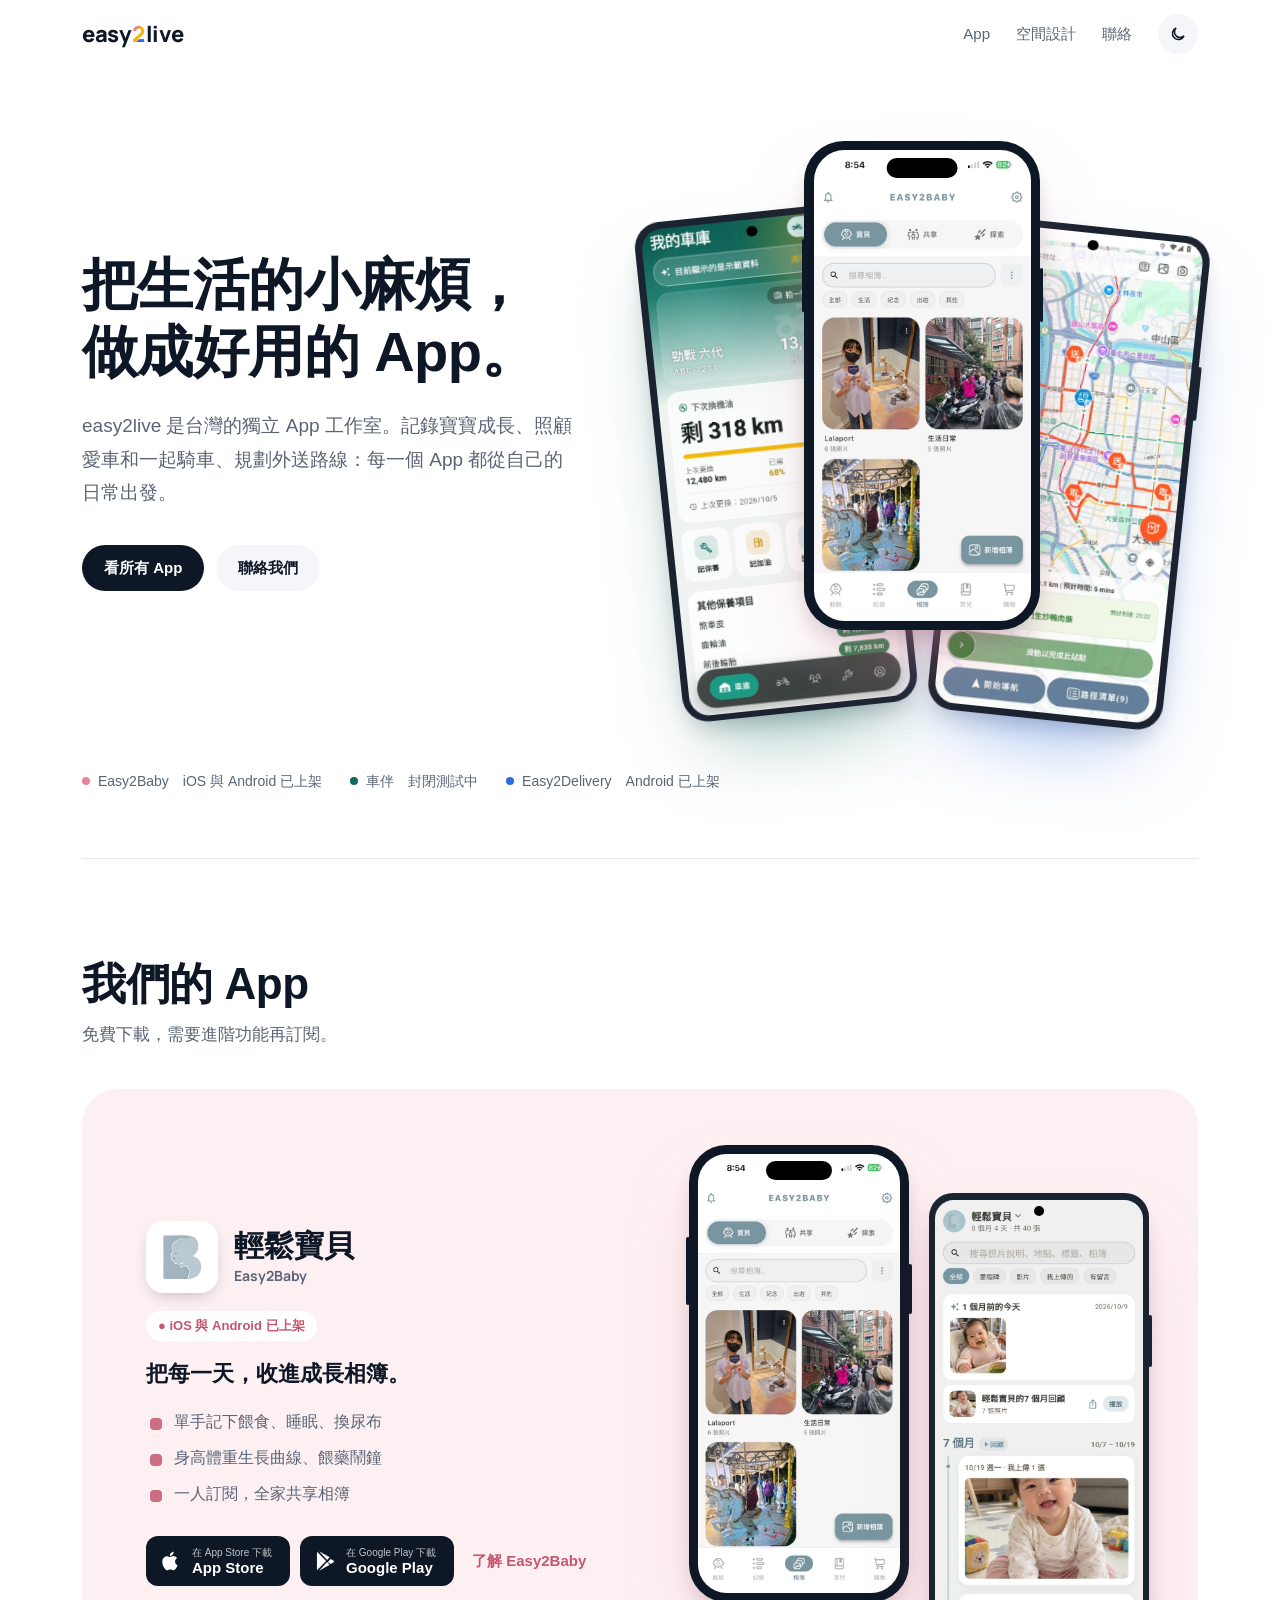
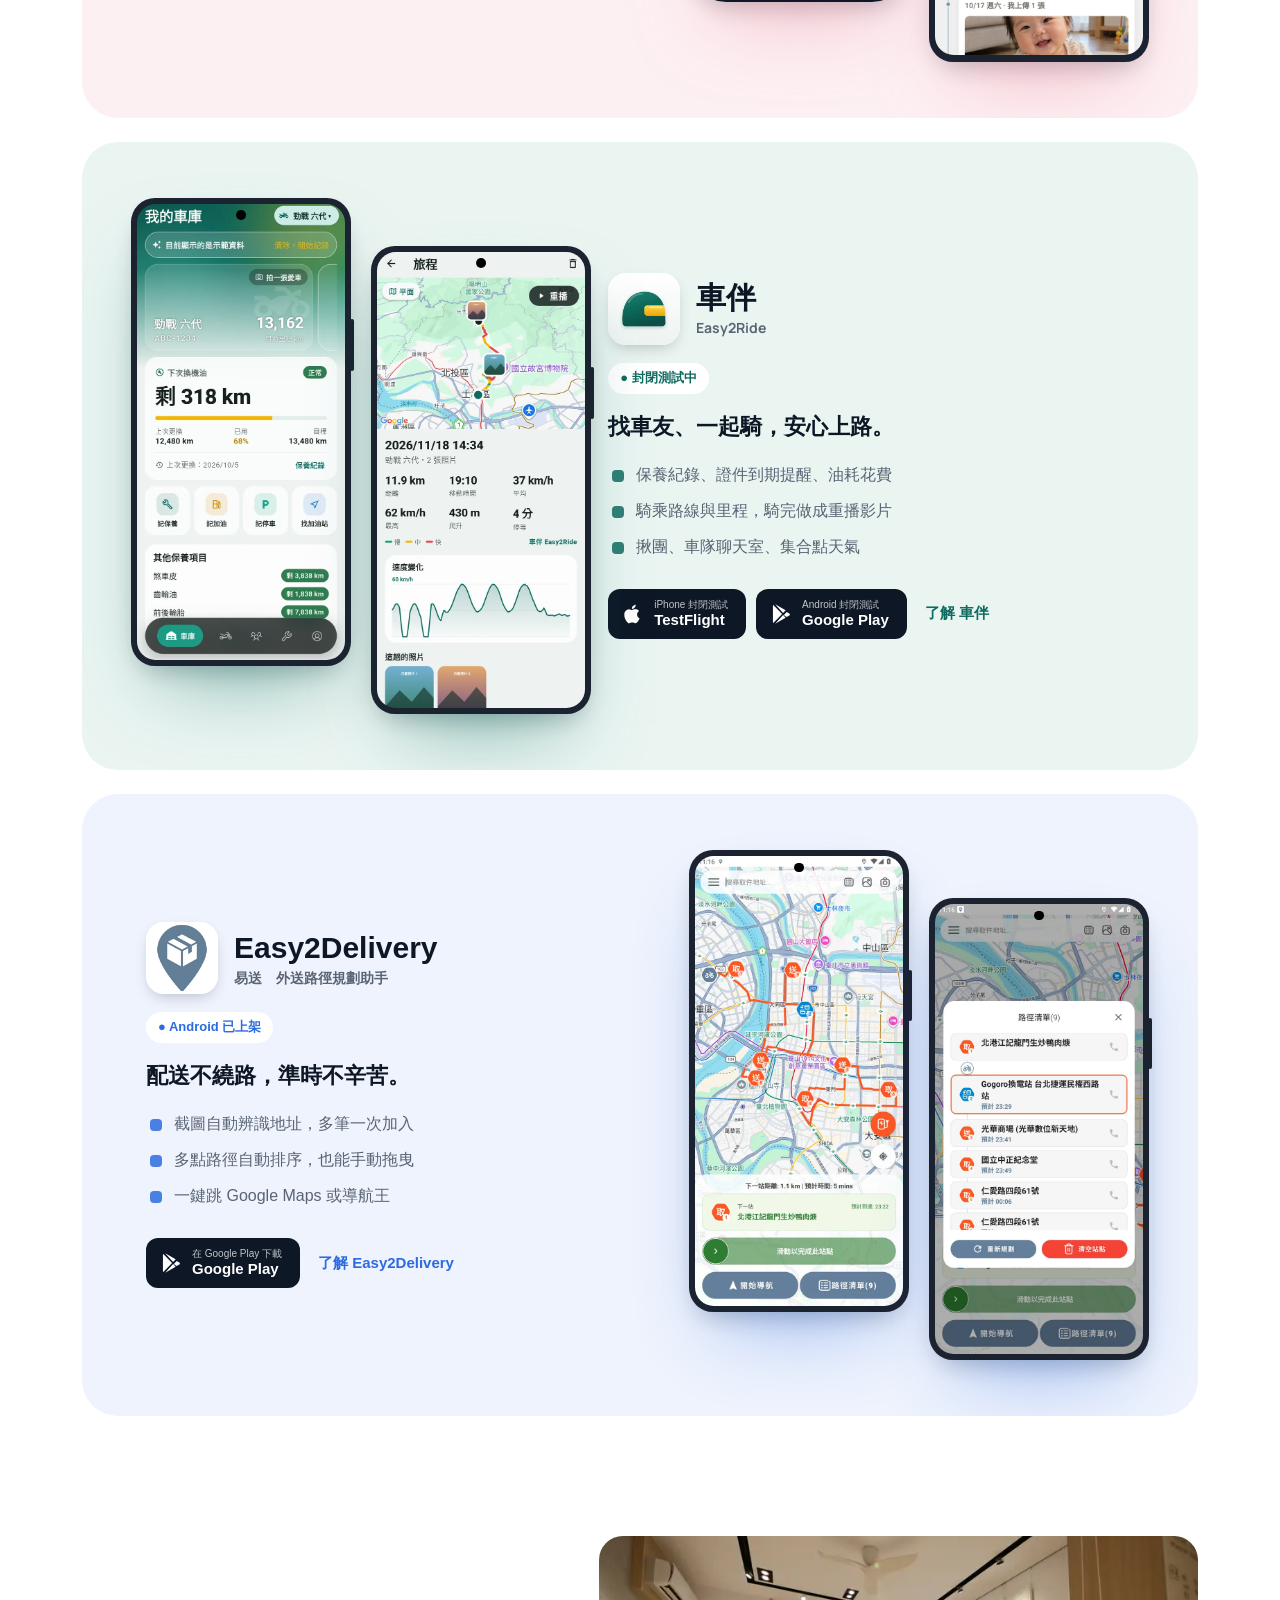
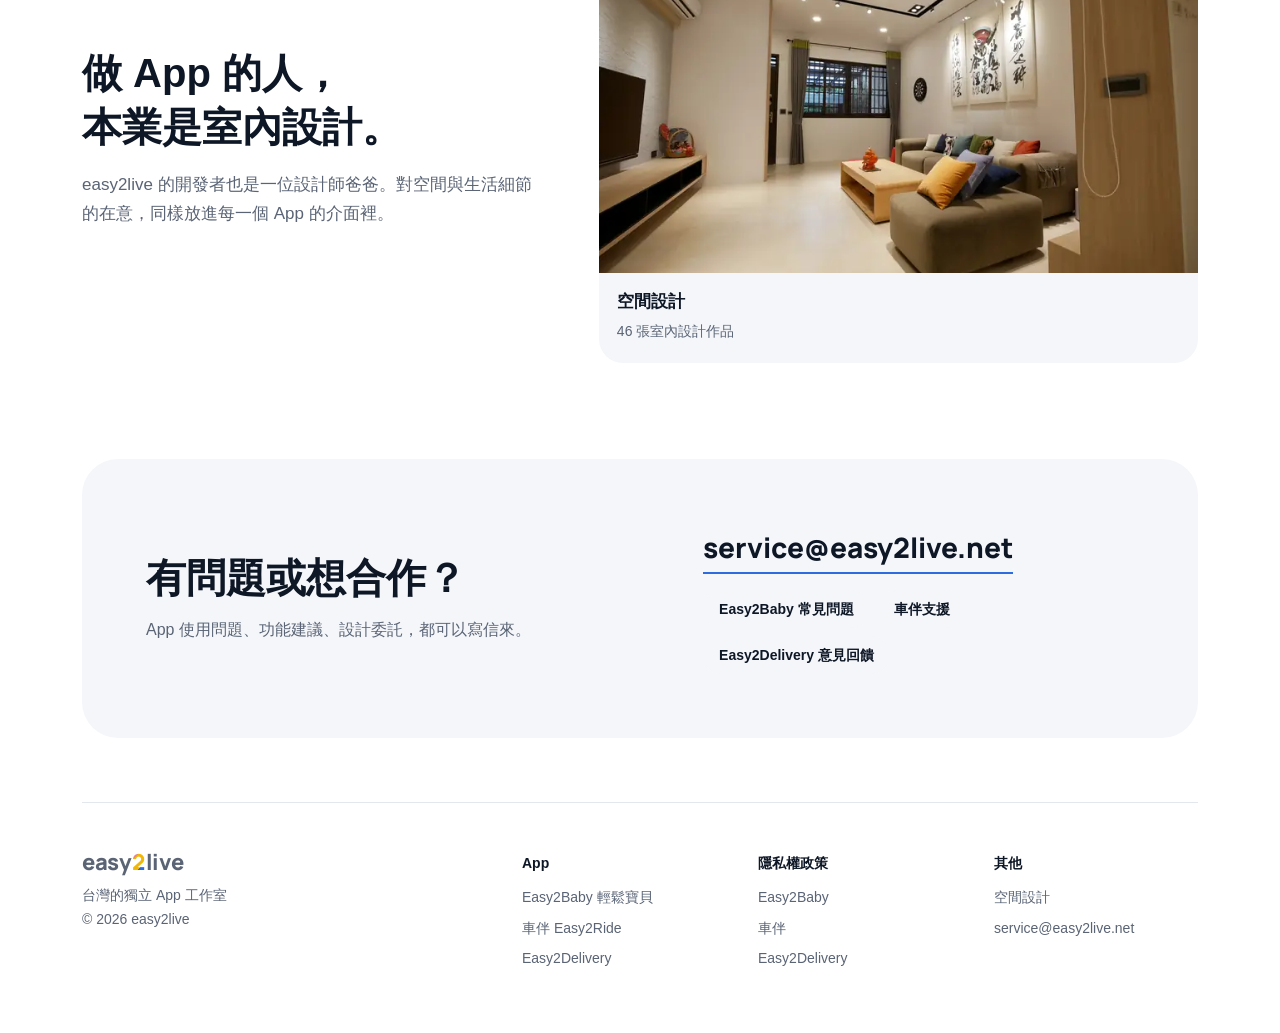
<file: index.html>
<!doctype html>
<html lang="zh-Hant">
<head>
<meta charset="utf-8">
<meta name="viewport" content="width=device-width,initial-scale=1">
<title>easy2live｜把生活的小麻煩，做成好用的 App</title>
<meta name="description" content="easy2live 是台灣的獨立 App 工作室：Easy2Baby 輕鬆寶貝、車伴 Easy2Ride、Easy2Delivery，以及空間設計作品。">
<link rel="canonical" href="https://easy2live.net/">
<meta property="og:type" content="website">
<meta property="og:site_name" content="easy2live">
<meta property="og:title" content="easy2live｜把生活的小麻煩，做成好用的 App">
<meta property="og:description" content="easy2live 是台灣的獨立 App 工作室：Easy2Baby 輕鬆寶貝、車伴 Easy2Ride、Easy2Delivery，以及空間設計作品。">
<meta property="og:url" content="https://easy2live.net/">
<meta property="og:image" content="https://easy2live.net/assets/img/og.png">
<meta property="og:locale" content="zh_TW">
<meta name="twitter:card" content="summary_large_image">
<meta name="theme-color" content="#FFFFFF" media="(prefers-color-scheme: light)">
<meta name="theme-color" content="#0D1320" media="(prefers-color-scheme: dark)">
<link rel="icon" href="/favicon.svg" type="image/svg+xml">
<link rel="icon" href="/favicon.png" type="image/png" sizes="64x64">
<link rel="apple-touch-icon" href="/apple-touch-icon.png">
<script>try{var t=localStorage.getItem('theme');if(t)document.documentElement.dataset.theme=t}catch(e){}</script>
<link rel="preconnect" href="https://fonts.googleapis.com">
<link rel="preconnect" href="https://fonts.gstatic.com" crossorigin>
<link rel="stylesheet" href="https://fonts.googleapis.com/css2?family=Manrope:wght@700;800&display=swap">
<link rel="stylesheet" href="/assets/css/site.css?v=f08d76b0">
<script type="application/ld+json">{"@context": "https://schema.org", "@type": "Organization", "name": "easy2live", "url": "https://easy2live.net", "logo": "https://easy2live.net/apple-touch-icon.png", "email": "service@easy2live.net"}</script>
</head>
<body>
<a class="skip" href="#main">跳到主要內容</a>
<svg width="0" height="0" style="position:absolute" aria-hidden="true">
<symbol id="i-apple" viewBox="0 0 24 24"><path d="M16.4 12.6c0-2.6 2.1-3.8 2.2-3.9-1.2-1.8-3.1-2-3.7-2-1.6-.2-3.1.9-3.9.9-.8 0-2-.9-3.4-.9-1.7 0-3.3 1-4.2 2.6-1.8 3.1-.5 7.7 1.3 10.2.9 1.2 1.9 2.6 3.2 2.6 1.3-.1 1.8-.8 3.3-.8 1.6 0 2 .8 3.4.8 1.4 0 2.3-1.3 3.1-2.5 1-1.4 1.4-2.8 1.4-2.9-.1 0-2.7-1-2.7-4.1zM13.9 5c.7-.9 1.2-2 1-3.2-1 0-2.3.7-3 1.6-.7.8-1.2 2-1.1 3.1 1.2.1 2.3-.6 3.1-1.5z"/></symbol>
<symbol id="i-play" viewBox="0 0 24 24"><path d="M3.6 2.2c-.3.3-.4.7-.4 1.2v17.2c0 .5.1.9.4 1.2l9.6-9.8-9.6-9.8zm10.7 10.9 2.8 2.9-11.5 6.6 8.7-9.5zm0-2.2L5.6 1.4l11.5 6.6-2.8 2.9zm3.9 4.4 2.9-1.7c.8-.5.8-1.6 0-2.1l-2.9-1.7-3.1 3.2 3.1 2.3z"/></symbol>
</svg>
<header class="site"><div class="wrap">
  <a class="logo" href="/" aria-label="easy2live 首頁">easy<span class="two">2</span>live</a>
  <nav aria-label="主選單">
    <a class="hide-sm" href="/#apps">App</a>
    <a class="hide-sm" href="/design/">空間設計</a>
    <a class="hide-sm" href="/#contact">聯絡</a>
    <button class="icon-btn" type="button" data-theme-toggle aria-label="切換深色或淺色模式">
<svg class="theme-light" viewBox="0 0 24 24" fill="none" stroke="currentColor" stroke-width="2" stroke-linecap="round"><path d="M20 14.5A8 8 0 1 1 9.5 4a6.5 6.5 0 0 0 10.5 10.5z"/></svg>
<svg class="theme-dark" viewBox="0 0 24 24" fill="none" stroke="currentColor" stroke-width="2" stroke-linecap="round"><circle cx="12" cy="12" r="4"/><path d="M12 2v2M12 20v2M2 12h2M20 12h2M4.9 4.9l1.4 1.4M17.7 17.7l1.4 1.4M4.9 19.1l1.4-1.4M17.7 6.3l1.4-1.4"/></svg>
</button>
    <details class="menu"><summary class="icon-btn" aria-label="開啟選單"><svg viewBox="0 0 24 24" fill="none" stroke="currentColor" stroke-width="2" stroke-linecap="round"><path d="M4 7h16M4 12h16M4 17h16"/></svg></summary>
      <div class="panel"><a href="/easy2baby/">輕鬆寶貝</a><a href="/easy2ride/">車伴</a><a href="/easy2delivery/">Easy2Delivery</a><a href="/design/">空間設計</a><a href="/#contact">聯絡</a></div>
    </details>
  </nav>
</div></header>
<main id="main">
<div class="wrap">
  <section class="hero">
    <div>
      <h1><span class="nw">把生活的小麻煩，</span><span class="nw">做成好用的 App。</span></h1>
      <p>easy2live 是台灣的獨立 App 工作室。記錄寶寶成長、照顧愛車和一起騎車、規劃外送路線：每一個 App 都從自己的日常出發。</p>
      <div class="cta"><a class="btn primary" href="#apps">看所有 App</a><a class="btn ghost" href="#contact">聯絡我們</a></div>
    </div>
    <div class="stage" aria-hidden="true"><div class="phone android s1"><div class="screen"><img src="/assets/img/apps/easy2ride-garage.webp" alt="車伴 畫面" width="600" height="1300"></div></div><div class="phone ios s2"><div class="screen"><img src="/assets/img/apps/easy2baby-1.webp" alt="Easy2Baby 畫面" width="600" height="1300"></div></div><div class="phone android s3"><div class="screen"><img src="/assets/img/apps/easy2delivery-hero.webp" alt="Easy2Delivery 畫面" width="600" height="1300"></div></div></div>
  </section>
  <div class="trust"><a href="/easy2baby/"><i class="dot" style="--c:var(--baby)"></i>Easy2Baby　iOS 與 Android 已上架</a><a href="/easy2ride/"><i class="dot" style="--c:var(--ride)"></i>車伴　封閉測試中</a><a href="/easy2delivery/"><i class="dot" style="--c:var(--deli)"></i>Easy2Delivery　Android 已上架</a></div>

  <div class="sec-title" id="apps"><h2>我們的 App</h2><p>免費下載，需要進階功能再訂閱。</p></div>
  <article class="product t-baby">
  <div class="info">
    <div class="app-head"><div class="app-ic"><img src="/assets/img/apps/easy2baby-icon.webp" alt="" width="72" height="72"></div><h3>輕鬆寶貝<small>Easy2Baby</small></h3></div>
    <span class="status">● iOS 與 Android 已上架</span>
    <p class="tag">把每一天，收進成長相簿。</p>
    <ul class="ticks"><li>單手記下餵食、睡眠、換尿布</li><li>身高體重生長曲線、餵藥鬧鐘</li><li>一人訂閱，全家共享相簿</li></ul>
    <div class="stores"><a class="store" href="https://apps.apple.com/tw/app/easy2baby/id6760773878" rel="noopener"><svg aria-hidden="true"><use href="#i-apple"/></svg><span><small>在 App Store 下載</small>App Store</span></a><a class="store" href="https://play.google.com/store/apps/details?id=com.easy2live.easy2baby" rel="noopener"><svg aria-hidden="true"><use href="#i-play"/></svg><span><small>在 Google Play 下載</small>Google Play</span></a><a class="more" href="/easy2baby/">了解 Easy2Baby</a></div>
  </div>
  <div class="shot"><div class="phone ios "><div class="screen"><img src="/assets/img/apps/easy2baby-1.webp" alt="輕鬆寶貝 畫面：今日入口：相簿、年齡、飲食尿布睡眠健康" width="600" height="1300" loading="lazy"></div></div><div class="phone android "><div class="screen"><img src="/assets/img/apps/easy2baby-timeline.webp" alt="輕鬆寶貝 畫面：時光軸：依月齡排好，還有那年今天" width="600" height="1300" loading="lazy"></div></div></div>
</article><article class="product t-ride flip">
  <div class="info">
    <div class="app-head"><div class="app-ic"><img src="/assets/img/apps/easy2ride-icon.webp" alt="" width="72" height="72"></div><h3>車伴<small>Easy2Ride</small></h3></div>
    <span class="status">● 封閉測試中</span>
    <p class="tag">找車友、一起騎，安心上路。</p>
    <ul class="ticks"><li>保養紀錄、證件到期提醒、油耗花費</li><li>騎乘路線與里程，騎完做成重播影片</li><li>揪團、車隊聊天室、集合點天氣</li></ul>
    <div class="stores"><a class="store" href="/easy2ride/beta/" rel="noopener"><svg aria-hidden="true"><use href="#i-apple"/></svg><span><small>iPhone 封閉測試</small>TestFlight</span></a><a class="store" href="/easy2ride/beta/" rel="noopener"><svg aria-hidden="true"><use href="#i-play"/></svg><span><small>Android 封閉測試</small>Google Play</span></a><a class="more" href="/easy2ride/">了解 車伴</a></div>
  </div>
  <div class="shot"><div class="phone android "><div class="screen"><img src="/assets/img/apps/easy2ride-garage.webp" alt="車伴 畫面：車庫：下次換機油還剩多少、其他保養項目" width="600" height="1300" loading="lazy"></div></div><div class="phone android "><div class="screen"><img src="/assets/img/apps/easy2ride-detail.webp" alt="車伴 畫面：旅程：路線依速度上色、爬升、停等與照片" width="600" height="1300" loading="lazy"></div></div></div>
</article><article class="product t-deli">
  <div class="info">
    <div class="app-head"><div class="app-ic"><img src="/assets/img/apps/easy2delivery-icon.webp" alt="" width="72" height="72"></div><h3>Easy2Delivery<small>易送　外送路徑規劃助手</small></h3></div>
    <span class="status">● Android 已上架</span>
    <p class="tag">配送不繞路，準時不辛苦。</p>
    <ul class="ticks"><li>截圖自動辨識地址，多筆一次加入</li><li>多點路徑自動排序，也能手動拖曳</li><li>一鍵跳 Google Maps 或導航王</li></ul>
    <div class="stores"><a class="store" href="https://play.google.com/store/apps/details?id=com.rigataiwan.easy2delivery" rel="noopener"><svg aria-hidden="true"><use href="#i-play"/></svg><span><small>在 Google Play 下載</small>Google Play</span></a><a class="more" href="/easy2delivery/">了解 Easy2Delivery</a></div>
  </div>
  <div class="shot"><div class="phone android "><div class="screen"><img src="/assets/img/apps/easy2delivery-hero.webp" alt="Easy2Delivery 畫面：路線地圖" width="600" height="1300" loading="lazy"></div></div><div class="phone android "><div class="screen"><img src="/assets/img/apps/easy2delivery-list.webp" alt="Easy2Delivery 畫面：路徑清單" width="600" height="1300" loading="lazy"></div></div></div>
</article>

  <section class="about" id="about">
    <div>
      <h2>做 App 的人，<br>本業是室內設計。</h2>
      <p>easy2live 的開發者也是一位設計師爸爸。對空間與生活細節的在意，同樣放進每一個 App 的介面裡。</p>
    </div>
    <div class="works one">
      <a class="work" href="/design/"><img src="/assets/img/design/14-s.webp" alt="室內設計作品" width="720" height="405" loading="lazy"><div><b>空間設計</b><span>46 張室內設計作品</span></div></a>
    </div>
  </section>

  <section class="contact" id="contact">
    <div><h2>有問題或想合作？</h2><p>App 使用問題、功能建議、設計委託，都可以寫信來。</p></div>
    <div>
      <a class="mail" href="mailto:service@easy2live.net">service@easy2live.net</a>
      <div class="chips"><a class="btn ghost sm" href="/easy2baby/#faq">Easy2Baby 常見問題</a><a class="btn ghost sm" href="https://easy2ride.web.app/support">車伴支援</a><a class="btn ghost sm" href="/easy2delivery/feedback.html">Easy2Delivery 意見回饋</a></div>
    </div>
  </section>
</div>
</main>
<div class="wrap"><footer class="site">
  <div><a class="logo" href="/">easy<span class="two">2</span>live</a><p>台灣的獨立 App 工作室<br>© 2026 easy2live</p></div>
  <div><h2>App</h2><a href="/easy2baby/">Easy2Baby 輕鬆寶貝</a><a href="/easy2ride/">車伴 Easy2Ride</a><a href="/easy2delivery/">Easy2Delivery</a></div>
  <div><h2>隱私權政策</h2><a href="https://rigatw.github.io/easy2baby-legal/">Easy2Baby</a><a href="https://easy2ride.web.app/privacy">車伴</a><a href="/easy2delivery/privacy.html">Easy2Delivery</a></div>
  <div><h2>其他</h2><a href="/design/">空間設計</a><a href="mailto:service@easy2live.net">service@easy2live.net</a></div>
</footer></div>
<script src="/assets/js/site.js?v=b62c3b26" defer></script>
</body>
</html>
</file>
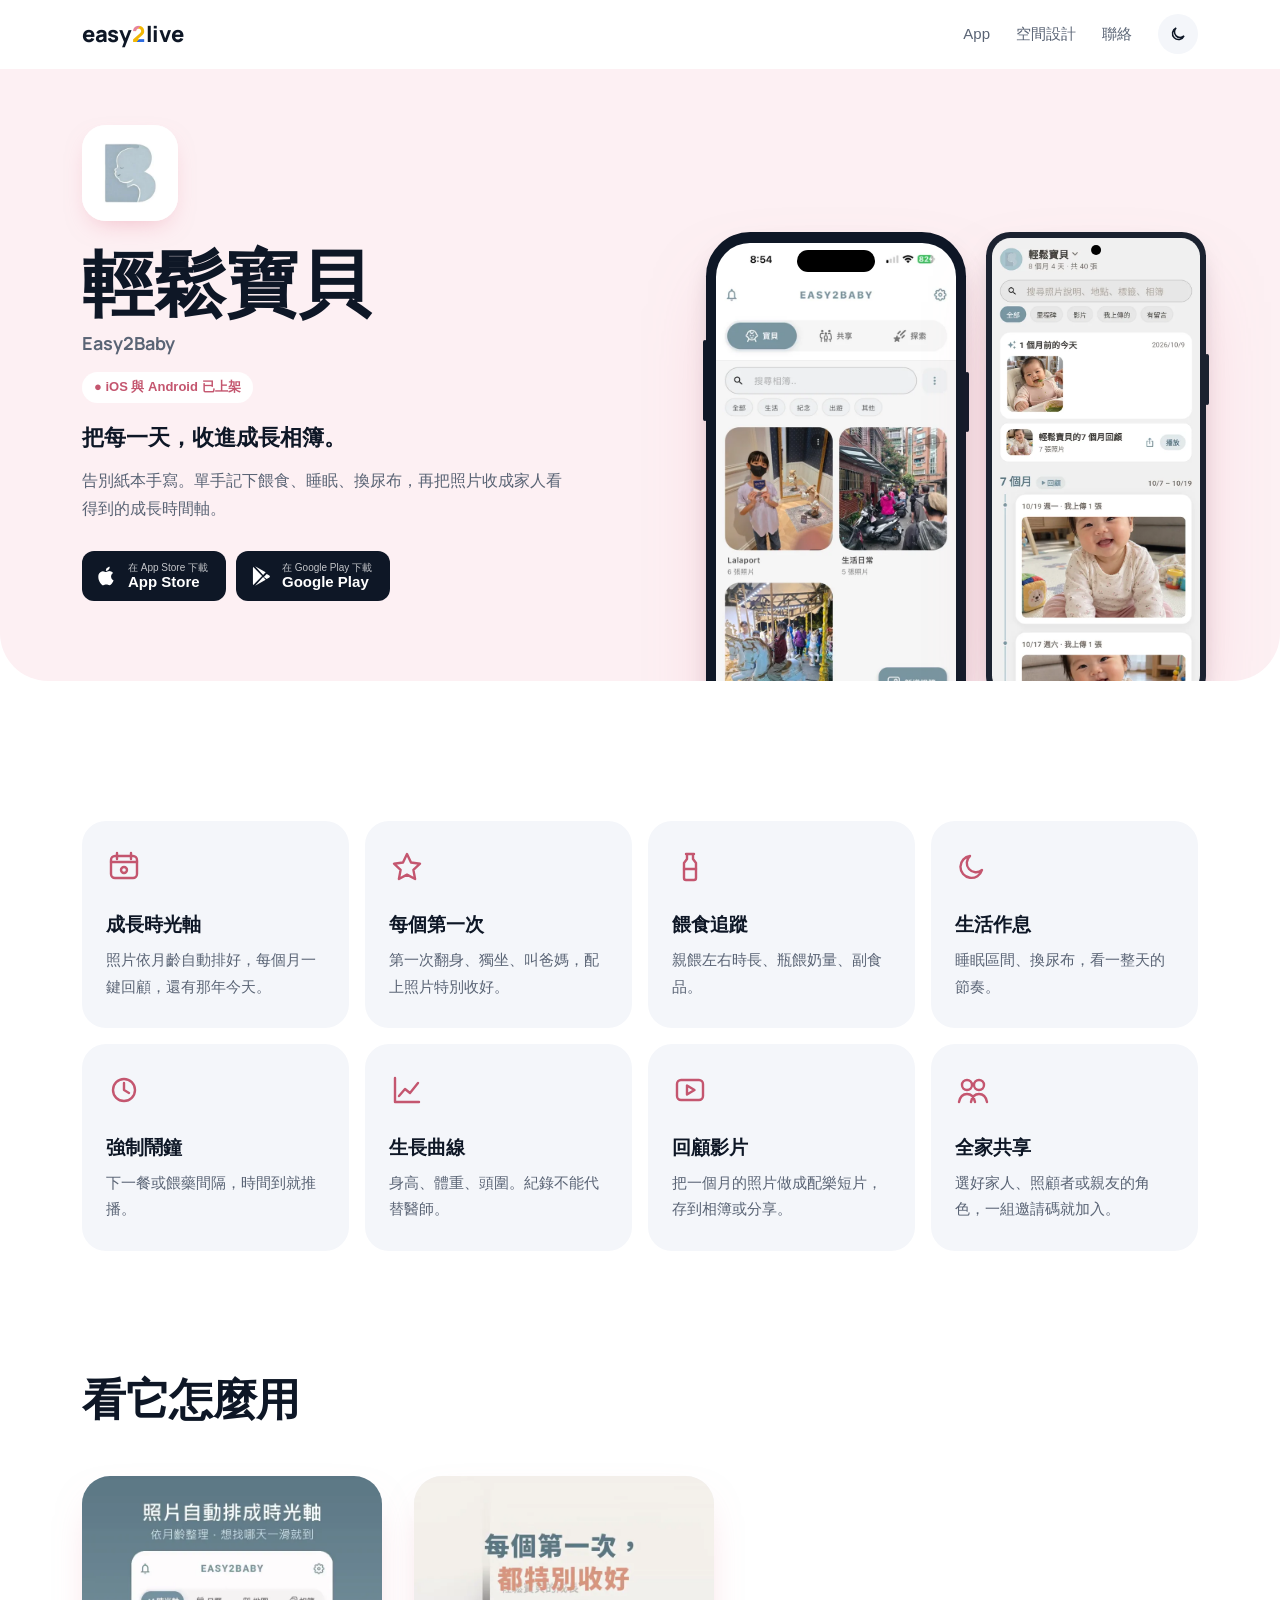
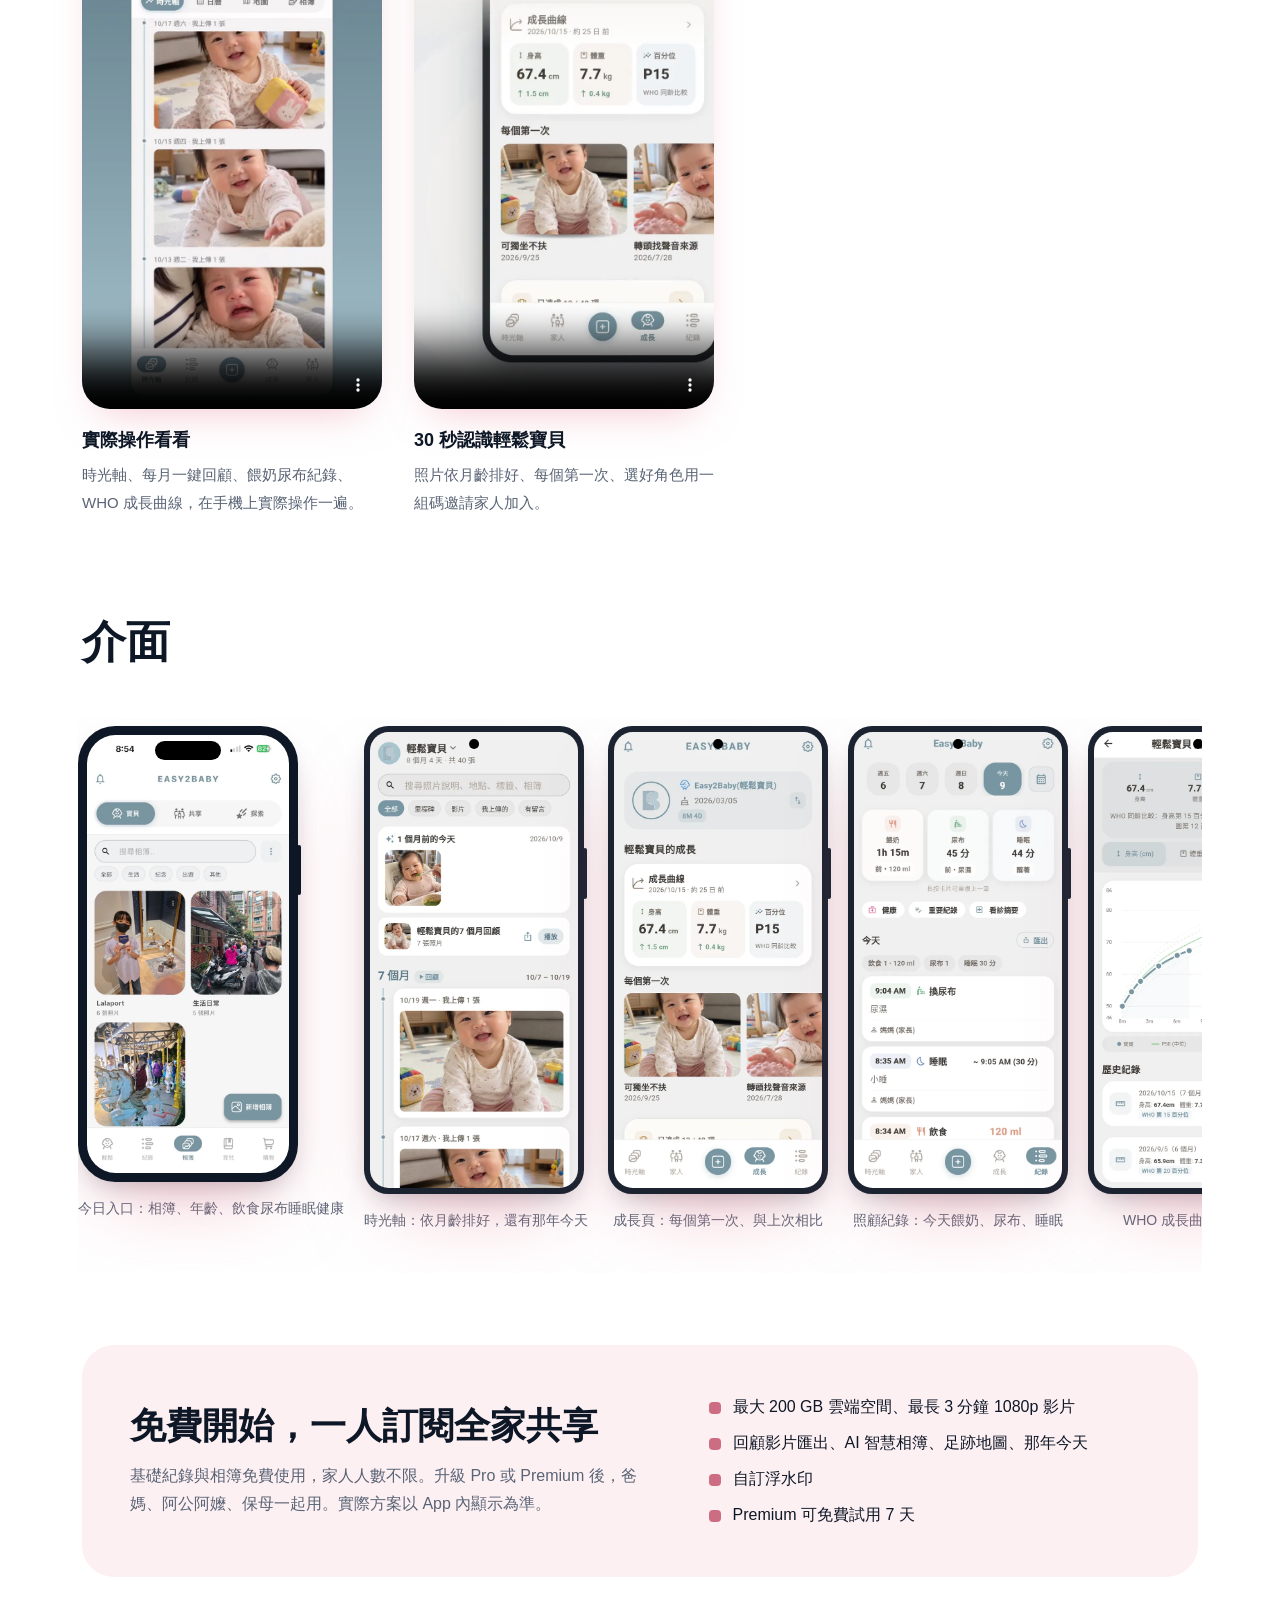
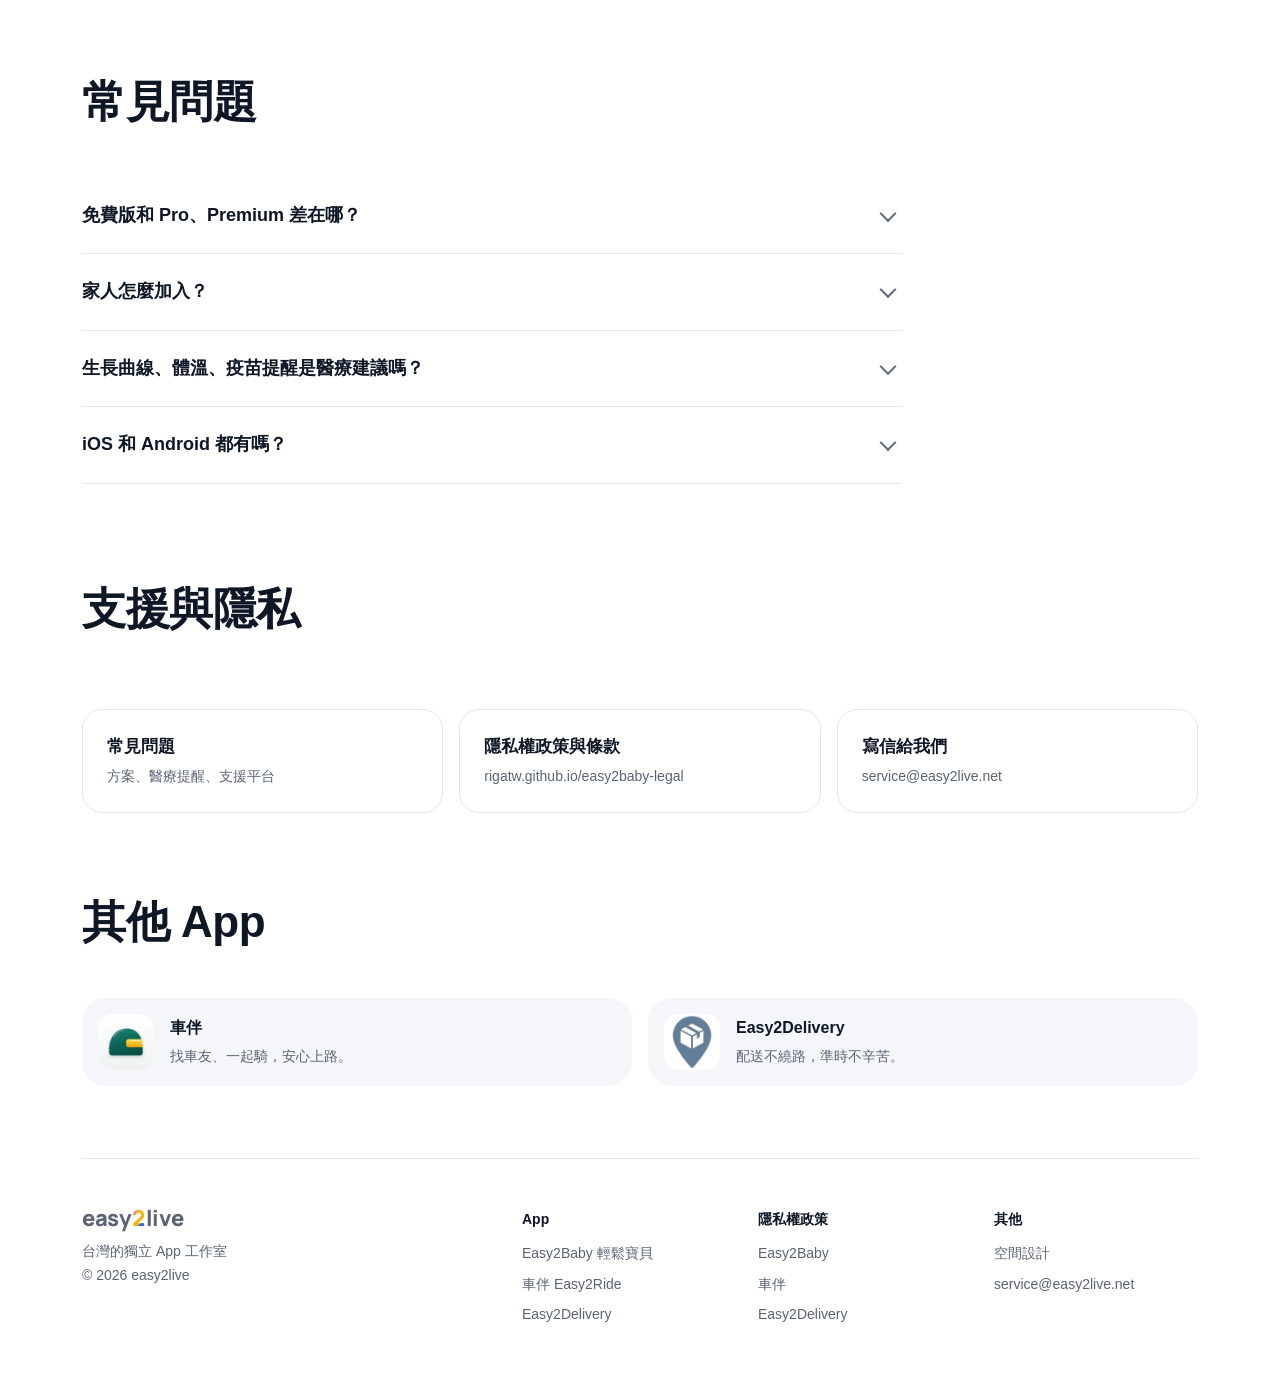
<file: easy2baby/index.html>
<!doctype html>
<html lang="zh-Hant">
<head>
<meta charset="utf-8">
<meta name="viewport" content="width=device-width,initial-scale=1">
<title>Easy2Baby 輕鬆寶貝｜寶寶成長紀錄與家庭共享相簿</title>
<meta name="description" content="Easy2Baby 輕鬆寶貝：單手記下餵食、睡眠、換尿布，生長曲線、餵藥鬧鐘，照片收成全家共享的成長相簿。iOS 與 Android 已上架。">
<link rel="canonical" href="https://easy2live.net/easy2baby/">
<meta property="og:type" content="website">
<meta property="og:site_name" content="easy2live">
<meta property="og:title" content="Easy2Baby 輕鬆寶貝｜寶寶成長紀錄與家庭共享相簿">
<meta property="og:description" content="Easy2Baby 輕鬆寶貝：單手記下餵食、睡眠、換尿布，生長曲線、餵藥鬧鐘，照片收成全家共享的成長相簿。iOS 與 Android 已上架。">
<meta property="og:url" content="https://easy2live.net/easy2baby/">
<meta property="og:image" content="https://easy2live.net/assets/img/og.png">
<meta property="og:locale" content="zh_TW">
<meta name="twitter:card" content="summary_large_image">
<meta name="theme-color" content="#FFFFFF" media="(prefers-color-scheme: light)">
<meta name="theme-color" content="#0D1320" media="(prefers-color-scheme: dark)">
<link rel="icon" href="/favicon.svg" type="image/svg+xml">
<link rel="icon" href="/favicon.png" type="image/png" sizes="64x64">
<link rel="apple-touch-icon" href="/apple-touch-icon.png">
<script>try{var t=localStorage.getItem('theme');if(t)document.documentElement.dataset.theme=t}catch(e){}</script>
<link rel="preconnect" href="https://fonts.googleapis.com">
<link rel="preconnect" href="https://fonts.gstatic.com" crossorigin>
<link rel="stylesheet" href="https://fonts.googleapis.com/css2?family=Manrope:wght@700;800&display=swap">
<link rel="stylesheet" href="/assets/css/site.css?v=f08d76b0">
</head>
<body>
<a class="skip" href="#main">跳到主要內容</a>
<svg width="0" height="0" style="position:absolute" aria-hidden="true">
<symbol id="i-apple" viewBox="0 0 24 24"><path d="M16.4 12.6c0-2.6 2.1-3.8 2.2-3.9-1.2-1.8-3.1-2-3.7-2-1.6-.2-3.1.9-3.9.9-.8 0-2-.9-3.4-.9-1.7 0-3.3 1-4.2 2.6-1.8 3.1-.5 7.7 1.3 10.2.9 1.2 1.9 2.6 3.2 2.6 1.3-.1 1.8-.8 3.3-.8 1.6 0 2 .8 3.4.8 1.4 0 2.3-1.3 3.1-2.5 1-1.4 1.4-2.8 1.4-2.9-.1 0-2.7-1-2.7-4.1zM13.9 5c.7-.9 1.2-2 1-3.2-1 0-2.3.7-3 1.6-.7.8-1.2 2-1.1 3.1 1.2.1 2.3-.6 3.1-1.5z"/></symbol>
<symbol id="i-play" viewBox="0 0 24 24"><path d="M3.6 2.2c-.3.3-.4.7-.4 1.2v17.2c0 .5.1.9.4 1.2l9.6-9.8-9.6-9.8zm10.7 10.9 2.8 2.9-11.5 6.6 8.7-9.5zm0-2.2L5.6 1.4l11.5 6.6-2.8 2.9zm3.9 4.4 2.9-1.7c.8-.5.8-1.6 0-2.1l-2.9-1.7-3.1 3.2 3.1 2.3z"/></symbol>
</svg>
<header class="site"><div class="wrap">
  <a class="logo" href="/" aria-label="easy2live 首頁">easy<span class="two">2</span>live</a>
  <nav aria-label="主選單">
    <a class="hide-sm" href="/#apps">App</a>
    <a class="hide-sm" href="/design/">空間設計</a>
    <a class="hide-sm" href="/#contact">聯絡</a>
    <button class="icon-btn" type="button" data-theme-toggle aria-label="切換深色或淺色模式">
<svg class="theme-light" viewBox="0 0 24 24" fill="none" stroke="currentColor" stroke-width="2" stroke-linecap="round"><path d="M20 14.5A8 8 0 1 1 9.5 4a6.5 6.5 0 0 0 10.5 10.5z"/></svg>
<svg class="theme-dark" viewBox="0 0 24 24" fill="none" stroke="currentColor" stroke-width="2" stroke-linecap="round"><circle cx="12" cy="12" r="4"/><path d="M12 2v2M12 20v2M2 12h2M20 12h2M4.9 4.9l1.4 1.4M17.7 17.7l1.4 1.4M4.9 19.1l1.4-1.4M17.7 6.3l1.4-1.4"/></svg>
</button>
    <details class="menu"><summary class="icon-btn" aria-label="開啟選單"><svg viewBox="0 0 24 24" fill="none" stroke="currentColor" stroke-width="2" stroke-linecap="round"><path d="M4 7h16M4 12h16M4 17h16"/></svg></summary>
      <div class="panel"><a href="/easy2baby/" aria-current="page">輕鬆寶貝</a><a href="/easy2ride/">車伴</a><a href="/easy2delivery/">Easy2Delivery</a><a href="/design/">空間設計</a><a href="/#contact">聯絡</a></div>
    </details>
  </nav>
</div></header>
<main id="main" class="t-baby">
<section class="ap-hero"><div class="wrap">
  <div class="info">
    <div class="big-ic"><img src="/assets/img/apps/easy2baby-icon.webp" alt="輕鬆寶貝 圖示" width="96" height="96"></div>
    <h1>輕鬆寶貝<small>Easy2Baby</small></h1>
    <span class="status">● iOS 與 Android 已上架</span>
    <p class="lead">把每一天，收進成長相簿。</p>
    <p class="desc">告別紙本手寫。單手記下餵食、睡眠、換尿布，再把照片收成家人看得到的成長時間軸。</p>
    <div class="stores"><a class="store" href="https://apps.apple.com/tw/app/easy2baby/id6760773878" rel="noopener"><svg aria-hidden="true"><use href="#i-apple"/></svg><span><small>在 App Store 下載</small>App Store</span></a><a class="store" href="https://play.google.com/store/apps/details?id=com.easy2live.easy2baby" rel="noopener"><svg aria-hidden="true"><use href="#i-play"/></svg><span><small>在 Google Play 下載</small>Google Play</span></a></div>
  </div>
  <div class="shot"><div class="phone ios "><div class="screen"><img src="/assets/img/apps/easy2baby-1.webp" alt="輕鬆寶貝 畫面：今日入口：相簿、年齡、飲食尿布睡眠健康" width="600" height="1300"></div></div><div class="phone android "><div class="screen"><img src="/assets/img/apps/easy2baby-timeline.webp" alt="輕鬆寶貝 畫面：時光軸：依月齡排好，還有那年今天" width="600" height="1300"></div></div></div>
</div></section>
<div class="wrap">
  <section class="feat four"><div><svg viewBox="0 0 36 36" aria-hidden="true"><rect x="5" y="7" width="26" height="22" rx="4"/><path d="M5 13h26M11 4v6M25 4v6"/><circle cx="18" cy="21" r="3"/></svg><h3>成長時光軸</h3><p>照片依月齡自動排好，每個月一鍵回顧，還有那年今天。</p></div><div><svg viewBox="0 0 36 36" aria-hidden="true"><path d="M18 5l4 8.5 9 1.2-6.6 6.2 1.7 9.1L18 25.6 9.9 30l1.7-9.1L5 14.7l9-1.2z"/></svg><h3>每個第一次</h3><p>第一次翻身、獨坐、叫爸媽，配上照片特別收好。</p></div><div><svg viewBox="0 0 36 36" aria-hidden="true"><path d="M14 5h8M15 5v5l-3 4v15a2 2 0 0 0 2 2h8a2 2 0 0 0 2-2V14l-3-4V5"/><path d="M12 20h12"/></svg><h3>餵食追蹤</h3><p>親餵左右時長、瓶餵奶量、副食品。</p></div><div><svg viewBox="0 0 36 36" aria-hidden="true"><path d="M27 21A11 11 0 1 1 15 7a9 9 0 0 0 12 14z"/></svg><h3>生活作息</h3><p>睡眠區間、換尿布，看一整天的節奏。</p></div><div><svg viewBox="0 0 36 36" aria-hidden="true"><circle cx="18" cy="18" r="11"/><path d="M18 11v7l5 3"/></svg><h3>強制鬧鐘</h3><p>下一餐或餵藥間隔，時間到就推播。</p></div><div><svg viewBox="0 0 36 36" aria-hidden="true"><path d="M6 30V6M6 30h24"/><path d="M10 24l6-7 5 4 8-10"/></svg><h3>生長曲線</h3><p>身高、體重、頭圍。紀錄不能代替醫師。</p></div><div><svg viewBox="0 0 36 36" aria-hidden="true"><rect x="5" y="8" width="26" height="20" rx="4"/><path d="M15 13.5v9l7.5-4.5z"/></svg><h3>回顧影片</h3><p>把一個月的照片做成配樂短片，存到相簿或分享。</p></div><div><svg viewBox="0 0 36 36" aria-hidden="true"><circle cx="12" cy="13" r="5"/><circle cx="24" cy="13" r="5"/><path d="M4 30c1-5 4-8 8-8s7 3 8 8M16 30c1-5 4-8 8-8s7 3 8 8"/></svg><h3>全家共享</h3><p>選好家人、照顧者或親友的角色，一組邀請碼就加入。</p></div></section>
  <div class="sec-title"><h2>看它怎麼用</h2></div><div class="videos"><figure class="vid"><video src="/assets/video/easy2baby-demo.mp4" poster="/assets/video/easy2baby-demo.webp" controls playsinline preload="none" muted width="720" height="1280"></video><figcaption><b>實際操作看看</b><span>時光軸、每月一鍵回顧、餵奶尿布紀錄、WHO 成長曲線，在手機上實際操作一遍。</span></figcaption></figure><figure class="vid"><video src="/assets/video/easy2baby-promo.mp4" poster="/assets/video/easy2baby-promo.webp" controls playsinline preload="none" width="720" height="1280"></video><figcaption><b>30 秒認識輕鬆寶貝</b><span>照片依月齡排好、每個第一次、選好角色用一組碼邀請家人加入。</span></figcaption></figure></div>
  <div class="sec-title"><h2>介面</h2></div><div class="screens"><figure><div class="phone ios "><div class="screen"><img src="/assets/img/apps/easy2baby-1.webp" alt="輕鬆寶貝 畫面：今日入口：相簿、年齡、飲食尿布睡眠健康" width="600" height="1300" loading="lazy"></div></div><figcaption>今日入口：相簿、年齡、飲食尿布睡眠健康</figcaption></figure><figure><div class="phone android "><div class="screen"><img src="/assets/img/apps/easy2baby-timeline.webp" alt="輕鬆寶貝 畫面：時光軸：依月齡排好，還有那年今天" width="600" height="1300" loading="lazy"></div></div><figcaption>時光軸：依月齡排好，還有那年今天</figcaption></figure><figure><div class="phone android "><div class="screen"><img src="/assets/img/apps/easy2baby-growth.webp" alt="輕鬆寶貝 畫面：成長頁：每個第一次、與上次相比" width="600" height="1300" loading="lazy"></div></div><figcaption>成長頁：每個第一次、與上次相比</figcaption></figure><figure><div class="phone android "><div class="screen"><img src="/assets/img/apps/easy2baby-log.webp" alt="輕鬆寶貝 畫面：照顧紀錄：今天餵奶、尿布、睡眠" width="600" height="1300" loading="lazy"></div></div><figcaption>照顧紀錄：今天餵奶、尿布、睡眠</figcaption></figure><figure><div class="phone android "><div class="screen"><img src="/assets/img/apps/easy2baby-chart.webp" alt="輕鬆寶貝 畫面：WHO 成長曲線與百分位" width="600" height="1300" loading="lazy"></div></div><figcaption>WHO 成長曲線與百分位</figcaption></figure></div>
  <section class="plan" style="margin-top:72px"><div><h2>免費開始，一人訂閱全家共享</h2><p>基礎紀錄與相簿免費使用，家人人數不限。升級 Pro 或 Premium 後，爸媽、阿公阿嬤、保母一起用。實際方案以 App 內顯示為準。</p></div><ul class="ticks"><li>最大 200 GB 雲端空間、最長 3 分鐘 1080p 影片</li><li>回顧影片匯出、AI 智慧相簿、足跡地圖、那年今天</li><li>自訂浮水印</li><li>Premium 可免費試用 7 天</li></ul></section>
  <div class="sec-title" id="faq"><h2>常見問題</h2></div><div class="faq"><details><summary>免費版和 Pro、Premium 差在哪？</summary><p>照顧紀錄、生長曲線、相簿與家人共享都能免費使用。升級後一人訂閱全家共享，解鎖更大空間、更長更清晰的影片、回顧影片、AI 相簿與浮水印；Premium 可免費試用 7 天。以 App 內顯示為準。</p></details><details><summary>家人怎麼加入？</summary><p>在家人頁選好角色（家人、照顧者、親友），App 會產生一組邀請碼，對方輸入就加入，一起看照片、一起記。</p></details><details><summary>生長曲線、體溫、疫苗提醒是醫療建議嗎？</summary><p>不是。這些是照顧者自己留下的紀錄與提醒，不能取代醫師。</p></details><details><summary>iOS 和 Android 都有嗎？</summary><p>都有。本頁上方的兩個按鈕就是 App Store 與 Google Play 的下載連結。</p></details></div>
  <div class="sec-title"><h2>支援與隱私</h2></div>
  <section class="help"><a href="#faq"><b>常見問題</b><span>方案、醫療提醒、支援平台</span></a><a href="https://rigatw.github.io/easy2baby-legal/"><b>隱私權政策與條款</b><span>rigatw.github.io/easy2baby-legal</span></a><a href="mailto:service@easy2live.net"><b>寫信給我們</b><span>service@easy2live.net</span></a></section>
  <div class="sec-title" style="padding-top:56px"><h2>其他 App</h2></div>
  <div class="others"><a href="/easy2ride/"><img src="/assets/img/apps/easy2ride-icon.webp" alt="" width="56" height="56" loading="lazy"><div><b>車伴</b><span>找車友、一起騎，安心上路。</span></div></a><a href="/easy2delivery/"><img src="/assets/img/apps/easy2delivery-icon.webp" alt="" width="56" height="56" loading="lazy"><div><b>Easy2Delivery</b><span>配送不繞路，準時不辛苦。</span></div></a></div>
</div>
</main>
<div class="wrap"><footer class="site">
  <div><a class="logo" href="/">easy<span class="two">2</span>live</a><p>台灣的獨立 App 工作室<br>© 2026 easy2live</p></div>
  <div><h2>App</h2><a href="/easy2baby/">Easy2Baby 輕鬆寶貝</a><a href="/easy2ride/">車伴 Easy2Ride</a><a href="/easy2delivery/">Easy2Delivery</a></div>
  <div><h2>隱私權政策</h2><a href="https://rigatw.github.io/easy2baby-legal/">Easy2Baby</a><a href="https://easy2ride.web.app/privacy">車伴</a><a href="/easy2delivery/privacy.html">Easy2Delivery</a></div>
  <div><h2>其他</h2><a href="/design/">空間設計</a><a href="mailto:service@easy2live.net">service@easy2live.net</a></div>
</footer></div>
<script src="/assets/js/site.js?v=b62c3b26" defer></script>
</body>
</html>
</file>
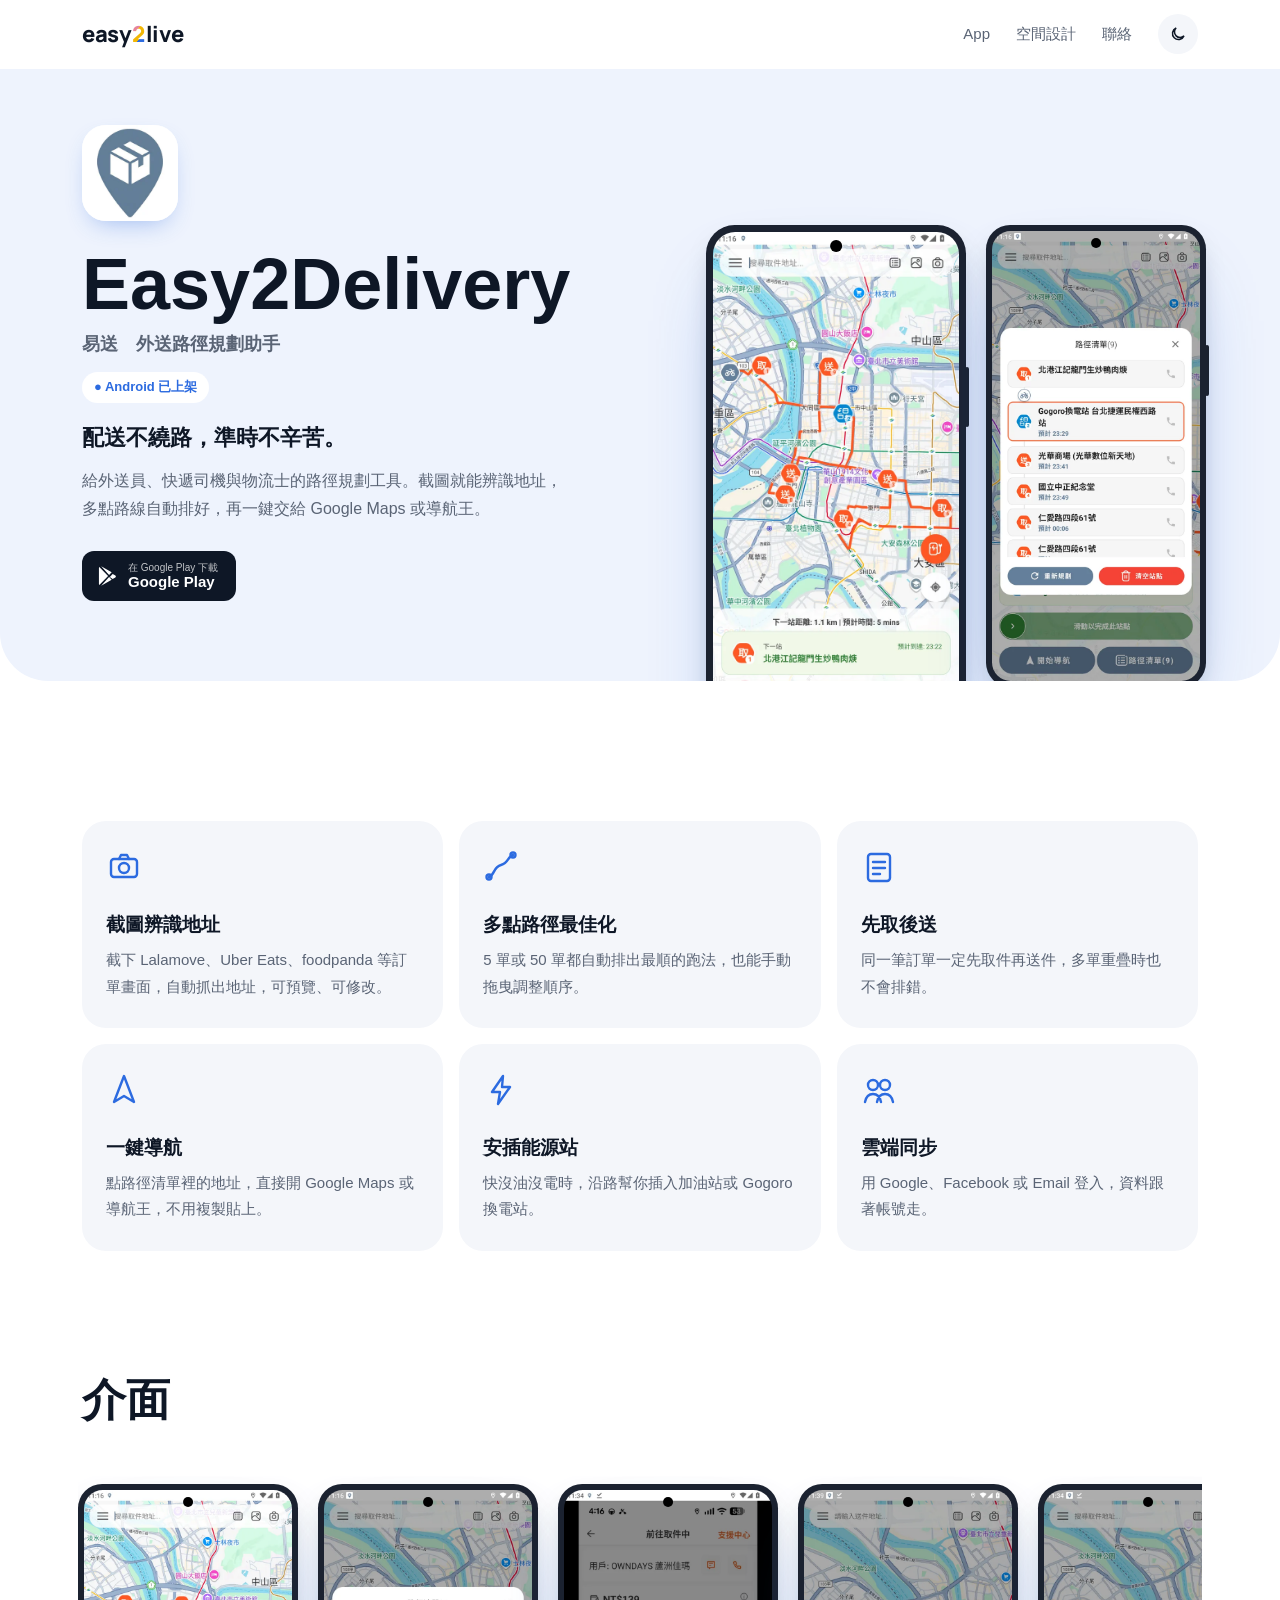
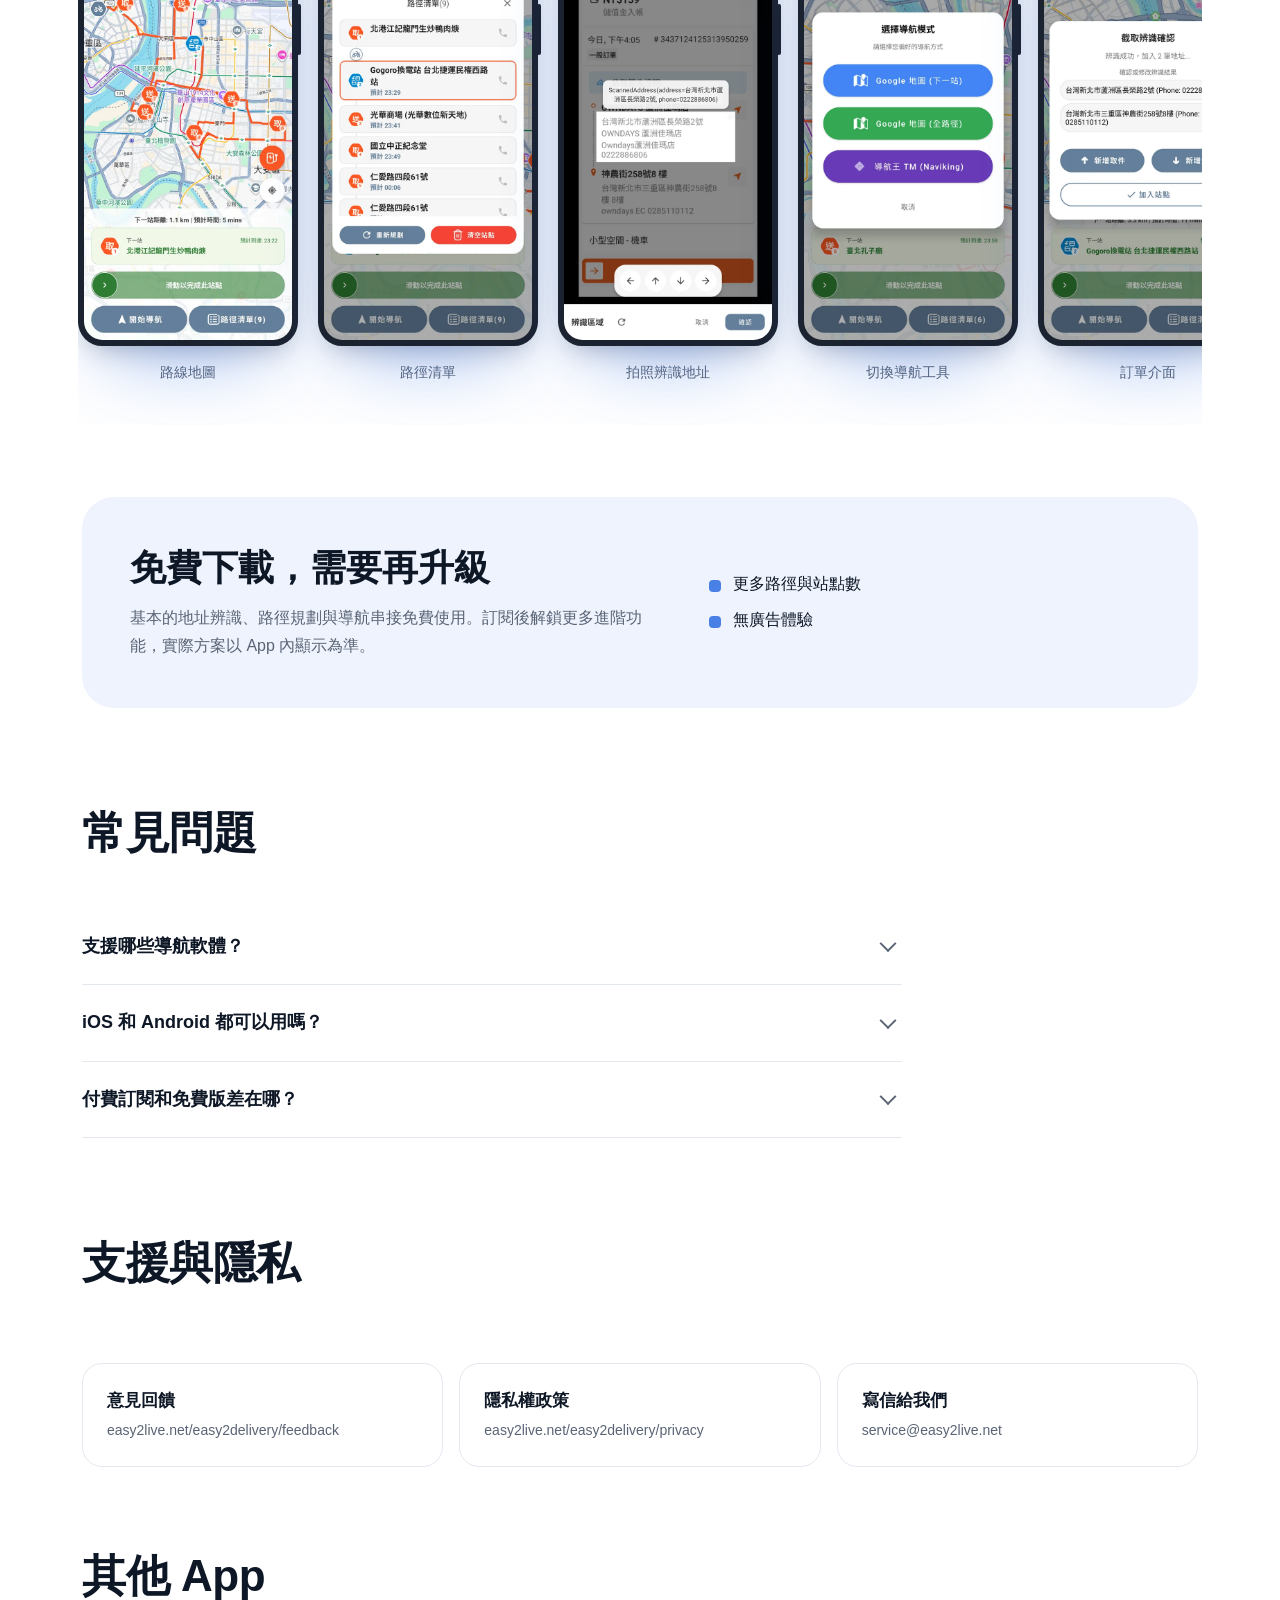
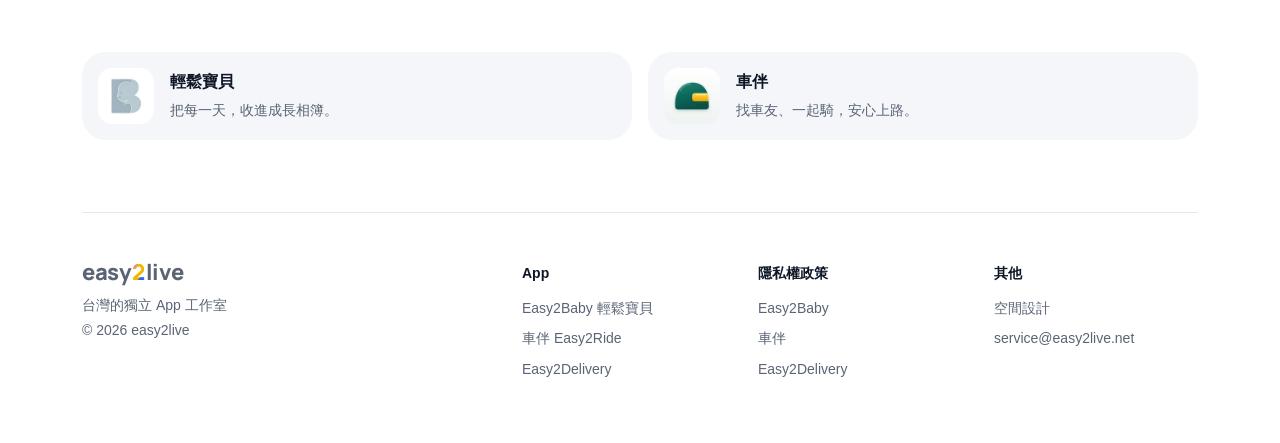
<file: easy2delivery/index.html>
<!doctype html>
<html lang="zh-Hant">
<head>
<meta charset="utf-8">
<meta name="viewport" content="width=device-width,initial-scale=1">
<title>Easy2Delivery 易送｜外送路徑規劃助手</title>
<meta name="description" content="Easy2Delivery 易送：給外送員、快遞與物流司機的路徑規劃工具。截圖自動辨識地址、多點路徑最佳化、一鍵開啟 Google Maps 或導航王。Android 版已在 Google Play 上架。">
<link rel="canonical" href="https://easy2live.net/easy2delivery/">
<meta property="og:type" content="website">
<meta property="og:site_name" content="easy2live">
<meta property="og:title" content="Easy2Delivery 易送｜外送路徑規劃助手">
<meta property="og:description" content="Easy2Delivery 易送：給外送員、快遞與物流司機的路徑規劃工具。截圖自動辨識地址、多點路徑最佳化、一鍵開啟 Google Maps 或導航王。Android 版已在 Google Play 上架。">
<meta property="og:url" content="https://easy2live.net/easy2delivery/">
<meta property="og:image" content="https://easy2live.net/assets/img/og.png">
<meta property="og:locale" content="zh_TW">
<meta name="twitter:card" content="summary_large_image">
<meta name="theme-color" content="#FFFFFF" media="(prefers-color-scheme: light)">
<meta name="theme-color" content="#0D1320" media="(prefers-color-scheme: dark)">
<link rel="icon" href="/favicon.svg" type="image/svg+xml">
<link rel="icon" href="/favicon.png" type="image/png" sizes="64x64">
<link rel="apple-touch-icon" href="/apple-touch-icon.png">
<script>try{var t=localStorage.getItem('theme');if(t)document.documentElement.dataset.theme=t}catch(e){}</script>
<link rel="preconnect" href="https://fonts.googleapis.com">
<link rel="preconnect" href="https://fonts.gstatic.com" crossorigin>
<link rel="stylesheet" href="https://fonts.googleapis.com/css2?family=Manrope:wght@700;800&display=swap">
<link rel="stylesheet" href="/assets/css/site.css?v=f08d76b0">
</head>
<body>
<a class="skip" href="#main">跳到主要內容</a>
<svg width="0" height="0" style="position:absolute" aria-hidden="true">
<symbol id="i-apple" viewBox="0 0 24 24"><path d="M16.4 12.6c0-2.6 2.1-3.8 2.2-3.9-1.2-1.8-3.1-2-3.7-2-1.6-.2-3.1.9-3.9.9-.8 0-2-.9-3.4-.9-1.7 0-3.3 1-4.2 2.6-1.8 3.1-.5 7.7 1.3 10.2.9 1.2 1.9 2.6 3.2 2.6 1.3-.1 1.8-.8 3.3-.8 1.6 0 2 .8 3.4.8 1.4 0 2.3-1.3 3.1-2.5 1-1.4 1.4-2.8 1.4-2.9-.1 0-2.7-1-2.7-4.1zM13.9 5c.7-.9 1.2-2 1-3.2-1 0-2.3.7-3 1.6-.7.8-1.2 2-1.1 3.1 1.2.1 2.3-.6 3.1-1.5z"/></symbol>
<symbol id="i-play" viewBox="0 0 24 24"><path d="M3.6 2.2c-.3.3-.4.7-.4 1.2v17.2c0 .5.1.9.4 1.2l9.6-9.8-9.6-9.8zm10.7 10.9 2.8 2.9-11.5 6.6 8.7-9.5zm0-2.2L5.6 1.4l11.5 6.6-2.8 2.9zm3.9 4.4 2.9-1.7c.8-.5.8-1.6 0-2.1l-2.9-1.7-3.1 3.2 3.1 2.3z"/></symbol>
</svg>
<header class="site"><div class="wrap">
  <a class="logo" href="/" aria-label="easy2live 首頁">easy<span class="two">2</span>live</a>
  <nav aria-label="主選單">
    <a class="hide-sm" href="/#apps">App</a>
    <a class="hide-sm" href="/design/">空間設計</a>
    <a class="hide-sm" href="/#contact">聯絡</a>
    <button class="icon-btn" type="button" data-theme-toggle aria-label="切換深色或淺色模式">
<svg class="theme-light" viewBox="0 0 24 24" fill="none" stroke="currentColor" stroke-width="2" stroke-linecap="round"><path d="M20 14.5A8 8 0 1 1 9.5 4a6.5 6.5 0 0 0 10.5 10.5z"/></svg>
<svg class="theme-dark" viewBox="0 0 24 24" fill="none" stroke="currentColor" stroke-width="2" stroke-linecap="round"><circle cx="12" cy="12" r="4"/><path d="M12 2v2M12 20v2M2 12h2M20 12h2M4.9 4.9l1.4 1.4M17.7 17.7l1.4 1.4M4.9 19.1l1.4-1.4M17.7 6.3l1.4-1.4"/></svg>
</button>
    <details class="menu"><summary class="icon-btn" aria-label="開啟選單"><svg viewBox="0 0 24 24" fill="none" stroke="currentColor" stroke-width="2" stroke-linecap="round"><path d="M4 7h16M4 12h16M4 17h16"/></svg></summary>
      <div class="panel"><a href="/easy2baby/">輕鬆寶貝</a><a href="/easy2ride/">車伴</a><a href="/easy2delivery/" aria-current="page">Easy2Delivery</a><a href="/design/">空間設計</a><a href="/#contact">聯絡</a></div>
    </details>
  </nav>
</div></header>
<main id="main" class="t-deli">
<section class="ap-hero"><div class="wrap">
  <div class="info">
    <div class="big-ic"><img src="/assets/img/apps/easy2delivery-icon.webp" alt="Easy2Delivery 圖示" width="96" height="96"></div>
    <h1>Easy2Delivery<small>易送　外送路徑規劃助手</small></h1>
    <span class="status">● Android 已上架</span>
    <p class="lead">配送不繞路，準時不辛苦。</p>
    <p class="desc">給外送員、快遞司機與物流士的路徑規劃工具。截圖就能辨識地址，多點路線自動排好，再一鍵交給 Google Maps 或導航王。</p>
    <div class="stores"><a class="store" href="https://play.google.com/store/apps/details?id=com.rigataiwan.easy2delivery" rel="noopener"><svg aria-hidden="true"><use href="#i-play"/></svg><span><small>在 Google Play 下載</small>Google Play</span></a></div>
  </div>
  <div class="shot"><div class="phone android "><div class="screen"><img src="/assets/img/apps/easy2delivery-hero.webp" alt="Easy2Delivery 畫面：路線地圖" width="600" height="1300"></div></div><div class="phone android "><div class="screen"><img src="/assets/img/apps/easy2delivery-list.webp" alt="Easy2Delivery 畫面：路徑清單" width="600" height="1300"></div></div></div>
</div></section>
<div class="wrap">
  <section class="feat"><div><svg viewBox="0 0 36 36" aria-hidden="true"><rect x="5" y="10" width="26" height="18" rx="3"/><path d="M13 10l2-4h6l2 4"/><circle cx="18" cy="19" r="5"/></svg><h3>截圖辨識地址</h3><p>截下 Lalamove、Uber Eats、foodpanda 等訂單畫面，自動抓出地址，可預覽、可修改。</p></div><div><svg viewBox="0 0 36 36" aria-hidden="true"><path d="M6 28c6-2 4-10 12-12s6-8 12-10"/><circle cx="6" cy="28" r="2.5"/><circle cx="30" cy="6" r="2.5"/></svg><h3>多點路徑最佳化</h3><p>5 單或 50 單都自動排出最順的跑法，也能手動拖曳調整順序。</p></div><div><svg viewBox="0 0 36 36" aria-hidden="true"><rect x="7" y="5" width="22" height="27" rx="3"/><path d="M12 13h12M12 19h12M12 25h7"/></svg><h3>先取後送</h3><p>同一筆訂單一定先取件再送件，多單重疊時也不會排錯。</p></div><div><svg viewBox="0 0 36 36" aria-hidden="true"><path d="M18 4l10 26-10-6-10 6z"/></svg><h3>一鍵導航</h3><p>點路徑清單裡的地址，直接開 Google Maps 或導航王，不用複製貼上。</p></div><div><svg viewBox="0 0 36 36" aria-hidden="true"><path d="M20 4L9 20h8l-2 12 12-17h-8z"/></svg><h3>安插能源站</h3><p>快沒油沒電時，沿路幫你插入加油站或 Gogoro 換電站。</p></div><div><svg viewBox="0 0 36 36" aria-hidden="true"><circle cx="12" cy="13" r="5"/><circle cx="24" cy="13" r="5"/><path d="M4 30c1-5 4-8 8-8s7 3 8 8M16 30c1-5 4-8 8-8s7 3 8 8"/></svg><h3>雲端同步</h3><p>用 Google、Facebook 或 Email 登入，資料跟著帳號走。</p></div></section>
  
  <div class="sec-title"><h2>介面</h2></div><div class="screens"><figure><div class="phone android "><div class="screen"><img src="/assets/img/apps/easy2delivery-hero.webp" alt="Easy2Delivery 畫面：路線地圖" width="600" height="1300" loading="lazy"></div></div><figcaption>路線地圖</figcaption></figure><figure><div class="phone android "><div class="screen"><img src="/assets/img/apps/easy2delivery-list.webp" alt="Easy2Delivery 畫面：路徑清單" width="600" height="1300" loading="lazy"></div></div><figcaption>路徑清單</figcaption></figure><figure><div class="phone android "><div class="screen"><img src="/assets/img/apps/easy2delivery-scan.webp" alt="Easy2Delivery 畫面：拍照辨識地址" width="600" height="1300" loading="lazy"></div></div><figcaption>拍照辨識地址</figcaption></figure><figure><div class="phone android "><div class="screen"><img src="/assets/img/apps/easy2delivery-nav.webp" alt="Easy2Delivery 畫面：切換導航工具" width="600" height="1300" loading="lazy"></div></div><figcaption>切換導航工具</figcaption></figure><figure><div class="phone android "><div class="screen"><img src="/assets/img/apps/easy2delivery-delivery.webp" alt="Easy2Delivery 畫面：訂單介面" width="600" height="1300" loading="lazy"></div></div><figcaption>訂單介面</figcaption></figure><figure><div class="phone android "><div class="screen"><img src="/assets/img/apps/easy2delivery-station.webp" alt="Easy2Delivery 畫面：安插加油站與換電站" width="600" height="1300" loading="lazy"></div></div><figcaption>安插加油站與換電站</figcaption></figure></div>
  <section class="plan" style="margin-top:72px"><div><h2>免費下載，需要再升級</h2><p>基本的地址辨識、路徑規劃與導航串接免費使用。訂閱後解鎖更多進階功能，實際方案以 App 內顯示為準。</p></div><ul class="ticks"><li>更多路徑與站點數</li><li>無廣告體驗</li></ul></section>
  <div class="sec-title" id="faq"><h2>常見問題</h2></div><div class="faq"><details><summary>支援哪些導航軟體？</summary><p>支援 Google Maps 與導航王 TM 版（需另外安裝），可以在 App 內一鍵切換。</p></details><details><summary>iOS 和 Android 都可以用嗎？</summary><p>目前提供 Android 版，可在 Google Play 下載。</p></details><details><summary>付費訂閱和免費版差在哪？</summary><p>免費版就能辨識地址、規劃路線並開啟導航。訂閱後支援更多路徑與站點數，並且沒有廣告。實際方案以 App 內顯示為準。</p></details></div>
  <div class="sec-title"><h2>支援與隱私</h2></div>
  <section class="help"><a href="/easy2delivery/feedback.html"><b>意見回饋</b><span>easy2live.net/easy2delivery/feedback</span></a><a href="/easy2delivery/privacy.html"><b>隱私權政策</b><span>easy2live.net/easy2delivery/privacy</span></a><a href="mailto:service@easy2live.net"><b>寫信給我們</b><span>service@easy2live.net</span></a></section>
  <div class="sec-title" style="padding-top:56px"><h2>其他 App</h2></div>
  <div class="others"><a href="/easy2baby/"><img src="/assets/img/apps/easy2baby-icon.webp" alt="" width="56" height="56" loading="lazy"><div><b>輕鬆寶貝</b><span>把每一天，收進成長相簿。</span></div></a><a href="/easy2ride/"><img src="/assets/img/apps/easy2ride-icon.webp" alt="" width="56" height="56" loading="lazy"><div><b>車伴</b><span>找車友、一起騎，安心上路。</span></div></a></div>
</div>
</main>
<div class="wrap"><footer class="site">
  <div><a class="logo" href="/">easy<span class="two">2</span>live</a><p>台灣的獨立 App 工作室<br>© 2026 easy2live</p></div>
  <div><h2>App</h2><a href="/easy2baby/">Easy2Baby 輕鬆寶貝</a><a href="/easy2ride/">車伴 Easy2Ride</a><a href="/easy2delivery/">Easy2Delivery</a></div>
  <div><h2>隱私權政策</h2><a href="https://rigatw.github.io/easy2baby-legal/">Easy2Baby</a><a href="https://easy2ride.web.app/privacy">車伴</a><a href="/easy2delivery/privacy.html">Easy2Delivery</a></div>
  <div><h2>其他</h2><a href="/design/">空間設計</a><a href="mailto:service@easy2live.net">service@easy2live.net</a></div>
</footer></div>
<script src="/assets/js/site.js?v=b62c3b26" defer></script>
</body>
</html>
</file>
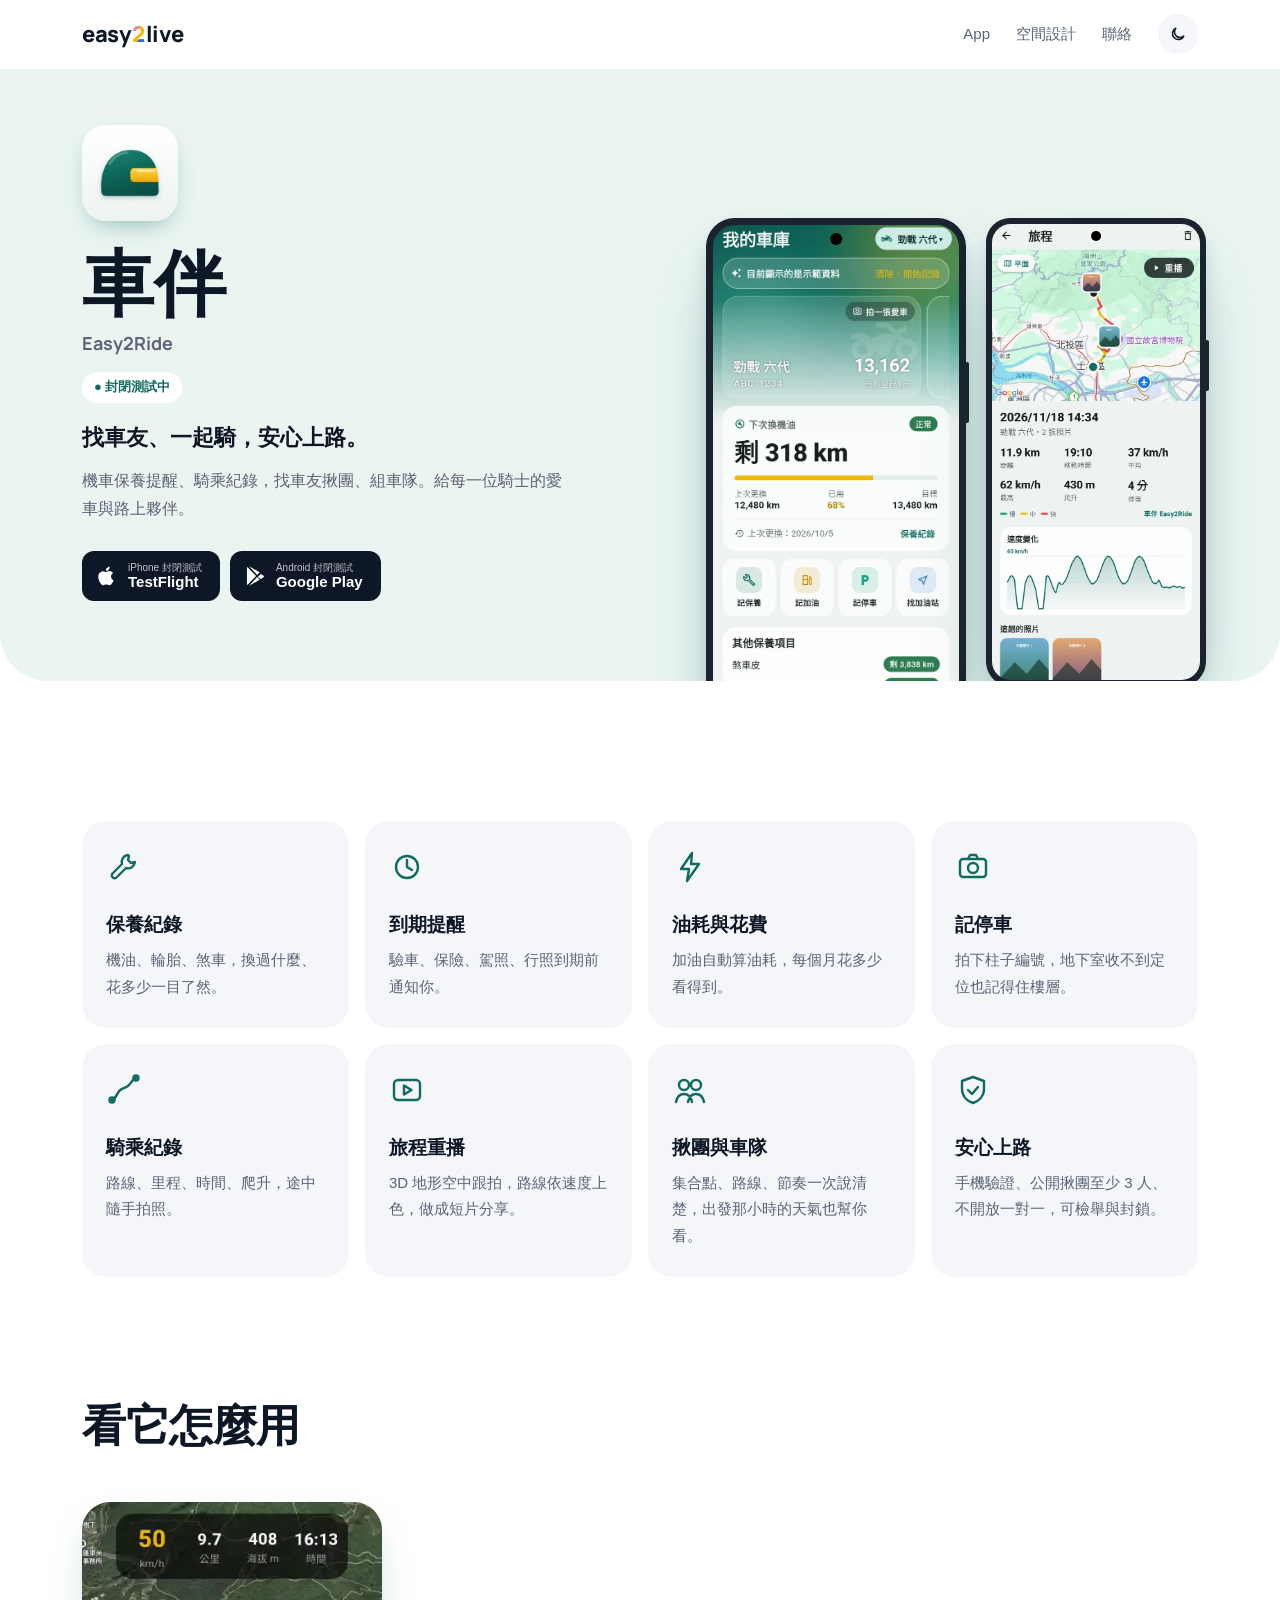
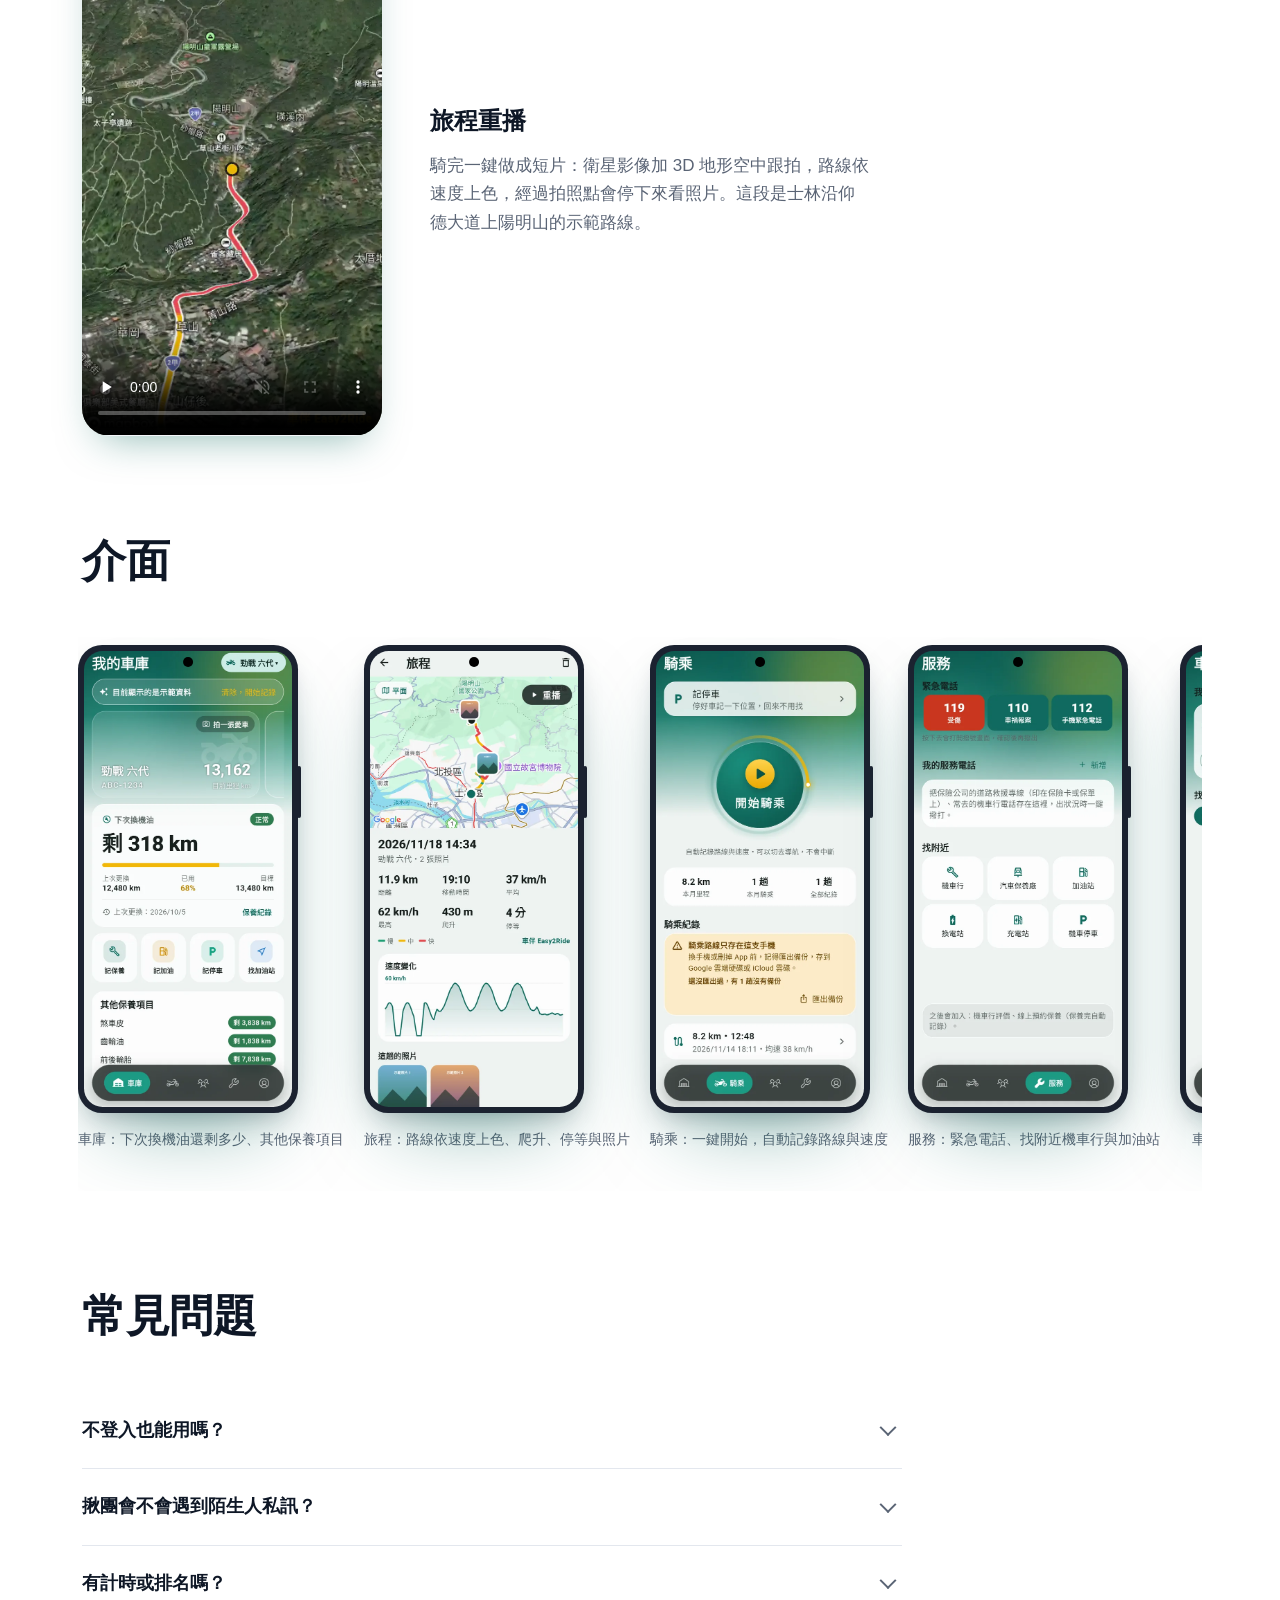
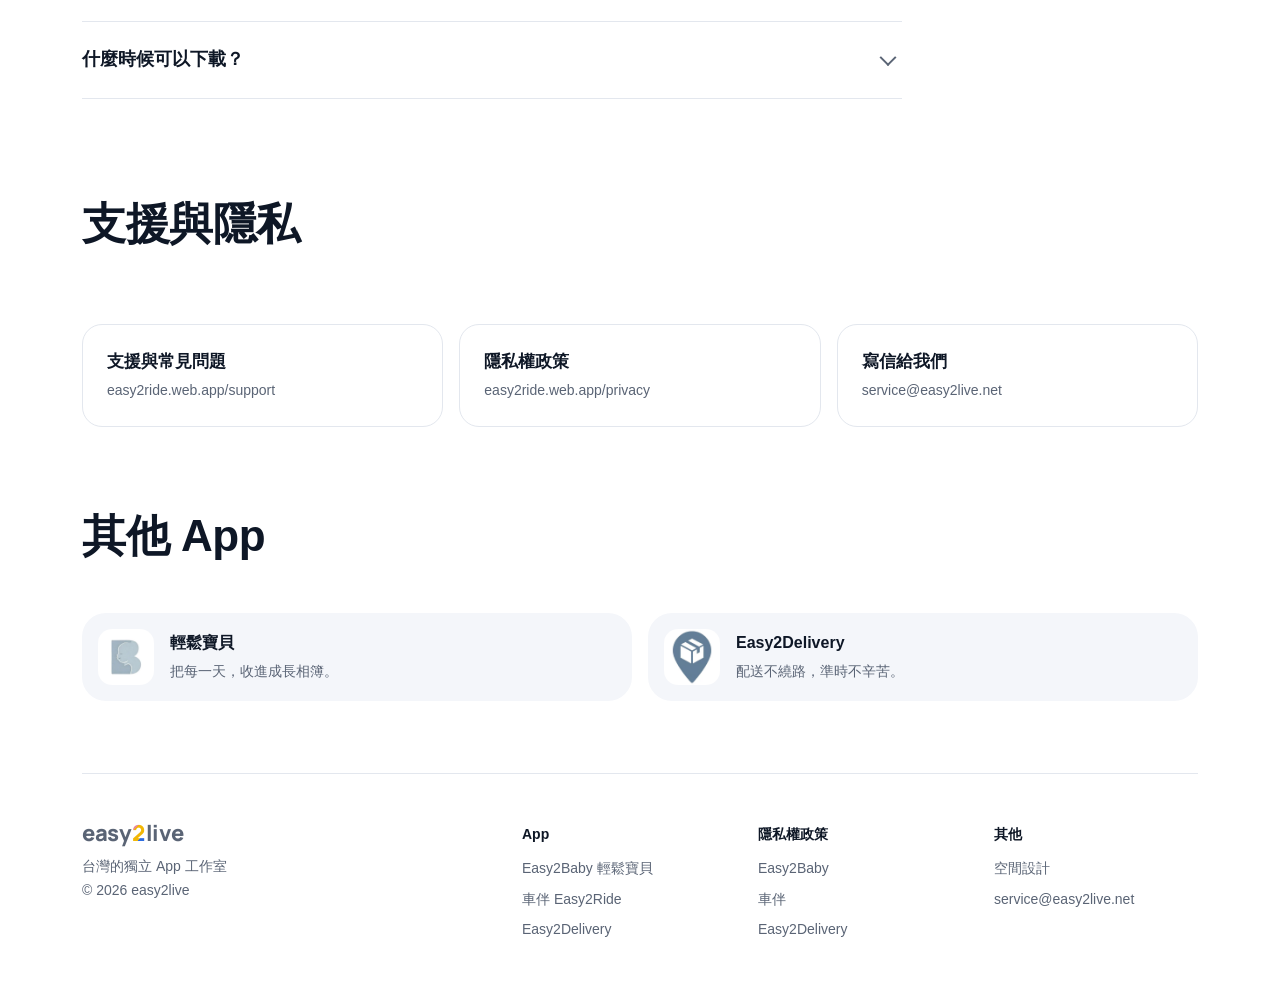
<file: easy2ride/index.html>
<!doctype html>
<html lang="zh-Hant">
<head>
<meta charset="utf-8">
<meta name="viewport" content="width=device-width,initial-scale=1">
<title>車伴 Easy2Ride｜機車保養提醒、騎乘紀錄與揪團車隊</title>
<meta name="description" content="車伴 Easy2Ride：機車保養與證件到期提醒、騎乘路線紀錄與重播影片、找車友揪團與車隊聊天室。即將在 App Store 與 Google Play 上架。">
<link rel="canonical" href="https://easy2live.net/easy2ride/">
<meta property="og:type" content="website">
<meta property="og:site_name" content="easy2live">
<meta property="og:title" content="車伴 Easy2Ride｜機車保養提醒、騎乘紀錄與揪團車隊">
<meta property="og:description" content="車伴 Easy2Ride：機車保養與證件到期提醒、騎乘路線紀錄與重播影片、找車友揪團與車隊聊天室。即將在 App Store 與 Google Play 上架。">
<meta property="og:url" content="https://easy2live.net/easy2ride/">
<meta property="og:image" content="https://easy2live.net/assets/img/og.png">
<meta property="og:locale" content="zh_TW">
<meta name="twitter:card" content="summary_large_image">
<meta name="theme-color" content="#FFFFFF" media="(prefers-color-scheme: light)">
<meta name="theme-color" content="#0D1320" media="(prefers-color-scheme: dark)">
<link rel="icon" href="/favicon.svg" type="image/svg+xml">
<link rel="icon" href="/favicon.png" type="image/png" sizes="64x64">
<link rel="apple-touch-icon" href="/apple-touch-icon.png">
<script>try{var t=localStorage.getItem('theme');if(t)document.documentElement.dataset.theme=t}catch(e){}</script>
<link rel="preconnect" href="https://fonts.googleapis.com">
<link rel="preconnect" href="https://fonts.gstatic.com" crossorigin>
<link rel="stylesheet" href="https://fonts.googleapis.com/css2?family=Manrope:wght@700;800&display=swap">
<link rel="stylesheet" href="/assets/css/site.css?v=f08d76b0">
</head>
<body>
<a class="skip" href="#main">跳到主要內容</a>
<svg width="0" height="0" style="position:absolute" aria-hidden="true">
<symbol id="i-apple" viewBox="0 0 24 24"><path d="M16.4 12.6c0-2.6 2.1-3.8 2.2-3.9-1.2-1.8-3.1-2-3.7-2-1.6-.2-3.1.9-3.9.9-.8 0-2-.9-3.4-.9-1.7 0-3.3 1-4.2 2.6-1.8 3.1-.5 7.7 1.3 10.2.9 1.2 1.9 2.6 3.2 2.6 1.3-.1 1.8-.8 3.3-.8 1.6 0 2 .8 3.4.8 1.4 0 2.3-1.3 3.1-2.5 1-1.4 1.4-2.8 1.4-2.9-.1 0-2.7-1-2.7-4.1zM13.9 5c.7-.9 1.2-2 1-3.2-1 0-2.3.7-3 1.6-.7.8-1.2 2-1.1 3.1 1.2.1 2.3-.6 3.1-1.5z"/></symbol>
<symbol id="i-play" viewBox="0 0 24 24"><path d="M3.6 2.2c-.3.3-.4.7-.4 1.2v17.2c0 .5.1.9.4 1.2l9.6-9.8-9.6-9.8zm10.7 10.9 2.8 2.9-11.5 6.6 8.7-9.5zm0-2.2L5.6 1.4l11.5 6.6-2.8 2.9zm3.9 4.4 2.9-1.7c.8-.5.8-1.6 0-2.1l-2.9-1.7-3.1 3.2 3.1 2.3z"/></symbol>
</svg>
<header class="site"><div class="wrap">
  <a class="logo" href="/" aria-label="easy2live 首頁">easy<span class="two">2</span>live</a>
  <nav aria-label="主選單">
    <a class="hide-sm" href="/#apps">App</a>
    <a class="hide-sm" href="/design/">空間設計</a>
    <a class="hide-sm" href="/#contact">聯絡</a>
    <button class="icon-btn" type="button" data-theme-toggle aria-label="切換深色或淺色模式">
<svg class="theme-light" viewBox="0 0 24 24" fill="none" stroke="currentColor" stroke-width="2" stroke-linecap="round"><path d="M20 14.5A8 8 0 1 1 9.5 4a6.5 6.5 0 0 0 10.5 10.5z"/></svg>
<svg class="theme-dark" viewBox="0 0 24 24" fill="none" stroke="currentColor" stroke-width="2" stroke-linecap="round"><circle cx="12" cy="12" r="4"/><path d="M12 2v2M12 20v2M2 12h2M20 12h2M4.9 4.9l1.4 1.4M17.7 17.7l1.4 1.4M4.9 19.1l1.4-1.4M17.7 6.3l1.4-1.4"/></svg>
</button>
    <details class="menu"><summary class="icon-btn" aria-label="開啟選單"><svg viewBox="0 0 24 24" fill="none" stroke="currentColor" stroke-width="2" stroke-linecap="round"><path d="M4 7h16M4 12h16M4 17h16"/></svg></summary>
      <div class="panel"><a href="/easy2baby/">輕鬆寶貝</a><a href="/easy2ride/" aria-current="page">車伴</a><a href="/easy2delivery/">Easy2Delivery</a><a href="/design/">空間設計</a><a href="/#contact">聯絡</a></div>
    </details>
  </nav>
</div></header>
<main id="main" class="t-ride">
<section class="ap-hero"><div class="wrap">
  <div class="info">
    <div class="big-ic"><img src="/assets/img/apps/easy2ride-icon.webp" alt="車伴 圖示" width="96" height="96"></div>
    <h1>車伴<small>Easy2Ride</small></h1>
    <span class="status">● 封閉測試中</span>
    <p class="lead">找車友、一起騎，安心上路。</p>
    <p class="desc">機車保養提醒、騎乘紀錄，找車友揪團、組車隊。給每一位騎士的愛車與路上夥伴。</p>
    <div class="stores"><a class="store" href="/easy2ride/beta/" rel="noopener"><svg aria-hidden="true"><use href="#i-apple"/></svg><span><small>iPhone 封閉測試</small>TestFlight</span></a><a class="store" href="/easy2ride/beta/" rel="noopener"><svg aria-hidden="true"><use href="#i-play"/></svg><span><small>Android 封閉測試</small>Google Play</span></a></div>
  </div>
  <div class="shot"><div class="phone android "><div class="screen"><img src="/assets/img/apps/easy2ride-garage.webp" alt="車伴 畫面：車庫：下次換機油還剩多少、其他保養項目" width="600" height="1300"></div></div><div class="phone android "><div class="screen"><img src="/assets/img/apps/easy2ride-detail.webp" alt="車伴 畫面：旅程：路線依速度上色、爬升、停等與照片" width="600" height="1300"></div></div></div>
</div></section>
<div class="wrap">
  <section class="feat four"><div><svg viewBox="0 0 36 36" aria-hidden="true"><path d="M22 6a7 7 0 0 0-6 9L6 25a3 3 0 0 0 4 4l10-10a7 7 0 0 0 9-6l-4 1-3-3 1-4z"/></svg><h3>保養紀錄</h3><p>機油、輪胎、煞車，換過什麼、花多少一目了然。</p></div><div><svg viewBox="0 0 36 36" aria-hidden="true"><circle cx="18" cy="18" r="11"/><path d="M18 11v7l5 3"/></svg><h3>到期提醒</h3><p>驗車、保險、駕照、行照到期前通知你。</p></div><div><svg viewBox="0 0 36 36" aria-hidden="true"><path d="M20 4L9 20h8l-2 12 12-17h-8z"/></svg><h3>油耗與花費</h3><p>加油自動算油耗，每個月花多少看得到。</p></div><div><svg viewBox="0 0 36 36" aria-hidden="true"><rect x="5" y="10" width="26" height="18" rx="3"/><path d="M13 10l2-4h6l2 4"/><circle cx="18" cy="19" r="5"/></svg><h3>記停車</h3><p>拍下柱子編號，地下室收不到定位也記得住樓層。</p></div><div><svg viewBox="0 0 36 36" aria-hidden="true"><path d="M6 28c6-2 4-10 12-12s6-8 12-10"/><circle cx="6" cy="28" r="2.5"/><circle cx="30" cy="6" r="2.5"/></svg><h3>騎乘紀錄</h3><p>路線、里程、時間、爬升，途中隨手拍照。</p></div><div><svg viewBox="0 0 36 36" aria-hidden="true"><rect x="5" y="8" width="26" height="20" rx="4"/><path d="M15 13.5v9l7.5-4.5z"/></svg><h3>旅程重播</h3><p>3D 地形空中跟拍，路線依速度上色，做成短片分享。</p></div><div><svg viewBox="0 0 36 36" aria-hidden="true"><circle cx="12" cy="13" r="5"/><circle cx="24" cy="13" r="5"/><path d="M4 30c1-5 4-8 8-8s7 3 8 8M16 30c1-5 4-8 8-8s7 3 8 8"/></svg><h3>揪團與車隊</h3><p>集合點、路線、節奏一次說清楚，出發那小時的天氣也幫你看。</p></div><div><svg viewBox="0 0 36 36" aria-hidden="true"><path d="M18 5l11 4v8c0 7-5 12-11 14C12 29 7 24 7 17V9z"/><path d="M13 18l4 4 6-7"/></svg><h3>安心上路</h3><p>手機驗證、公開揪團至少 3 人、不開放一對一，可檢舉與封鎖。</p></div></section>
  <div class="sec-title"><h2>看它怎麼用</h2></div><div class="videos one"><figure class="vid"><video src="/assets/video/easy2ride-replay.mp4" poster="/assets/video/easy2ride-replay.webp" controls playsinline preload="none" muted width="720" height="1280"></video><figcaption><b>旅程重播</b><span>騎完一鍵做成短片：衛星影像加 3D 地形空中跟拍，路線依速度上色，經過拍照點會停下來看照片。這段是士林沿仰德大道上陽明山的示範路線。</span></figcaption></figure></div>
  <div class="sec-title"><h2>介面</h2></div><div class="screens"><figure><div class="phone android "><div class="screen"><img src="/assets/img/apps/easy2ride-garage.webp" alt="車伴 畫面：車庫：下次換機油還剩多少、其他保養項目" width="600" height="1300" loading="lazy"></div></div><figcaption>車庫：下次換機油還剩多少、其他保養項目</figcaption></figure><figure><div class="phone android "><div class="screen"><img src="/assets/img/apps/easy2ride-detail.webp" alt="車伴 畫面：旅程：路線依速度上色、爬升、停等與照片" width="600" height="1300" loading="lazy"></div></div><figcaption>旅程：路線依速度上色、爬升、停等與照片</figcaption></figure><figure><div class="phone android "><div class="screen"><img src="/assets/img/apps/easy2ride-ride.webp" alt="車伴 畫面：騎乘：一鍵開始，自動記錄路線與速度" width="600" height="1300" loading="lazy"></div></div><figcaption>騎乘：一鍵開始，自動記錄路線與速度</figcaption></figure><figure><div class="phone android "><div class="screen"><img src="/assets/img/apps/easy2ride-service.webp" alt="車伴 畫面：服務：緊急電話、找附近機車行與加油站" width="600" height="1300" loading="lazy"></div></div><figcaption>服務：緊急電話、找附近機車行與加油站</figcaption></figure><figure><div class="phone android "><div class="screen"><img src="/assets/img/apps/easy2ride-crew.webp" alt="車伴 畫面：車友：建立車隊、依類型找揪團" width="600" height="1300" loading="lazy"></div></div><figcaption>車友：建立車隊、依類型找揪團</figcaption></figure></div>
  
  <div class="sec-title" id="faq"><h2>常見問題</h2></div><div class="faq"><details><summary>不登入也能用嗎？</summary><p>可以。不登入時資料都只在你的手機上。登入後，車輛、保養、加油紀錄會自動備份到只有你讀得到的雲端，換手機登入就回來；騎乘路線一直留在手機上。</p></details><details><summary>揪團會不會遇到陌生人私訊？</summary><p>不會。公開揪團至少 3 人、不開放一對一私訊，報名者都經過手機驗證；聯絡方式只給同團的人看，也可以檢舉與封鎖。</p></details><details><summary>有計時或排名嗎？</summary><p>沒有。車伴不做計時排名，也不鼓勵競速，車隊只有每月里程榜。</p></details><details><summary>什麼時候可以下載？</summary><p>現在正在封閉測試，iPhone 和 Android 都可以先加入，點本頁上方的 TestFlight 或 Google Play 按鈕就會看到加入步驟。正式上架後，本頁的按鈕會換成商店下載連結。</p></details></div>
  <div class="sec-title"><h2>支援與隱私</h2></div>
  <section class="help"><a href="https://easy2ride.web.app/support"><b>支援與常見問題</b><span>easy2ride.web.app/support</span></a><a href="https://easy2ride.web.app/privacy"><b>隱私權政策</b><span>easy2ride.web.app/privacy</span></a><a href="mailto:service@easy2live.net"><b>寫信給我們</b><span>service@easy2live.net</span></a></section>
  <div class="sec-title" style="padding-top:56px"><h2>其他 App</h2></div>
  <div class="others"><a href="/easy2baby/"><img src="/assets/img/apps/easy2baby-icon.webp" alt="" width="56" height="56" loading="lazy"><div><b>輕鬆寶貝</b><span>把每一天，收進成長相簿。</span></div></a><a href="/easy2delivery/"><img src="/assets/img/apps/easy2delivery-icon.webp" alt="" width="56" height="56" loading="lazy"><div><b>Easy2Delivery</b><span>配送不繞路，準時不辛苦。</span></div></a></div>
</div>
</main>
<div class="wrap"><footer class="site">
  <div><a class="logo" href="/">easy<span class="two">2</span>live</a><p>台灣的獨立 App 工作室<br>© 2026 easy2live</p></div>
  <div><h2>App</h2><a href="/easy2baby/">Easy2Baby 輕鬆寶貝</a><a href="/easy2ride/">車伴 Easy2Ride</a><a href="/easy2delivery/">Easy2Delivery</a></div>
  <div><h2>隱私權政策</h2><a href="https://rigatw.github.io/easy2baby-legal/">Easy2Baby</a><a href="https://easy2ride.web.app/privacy">車伴</a><a href="/easy2delivery/privacy.html">Easy2Delivery</a></div>
  <div><h2>其他</h2><a href="/design/">空間設計</a><a href="mailto:service@easy2live.net">service@easy2live.net</a></div>
</footer></div>
<script src="/assets/js/site.js?v=b62c3b26" defer></script>
</body>
</html>
</file>
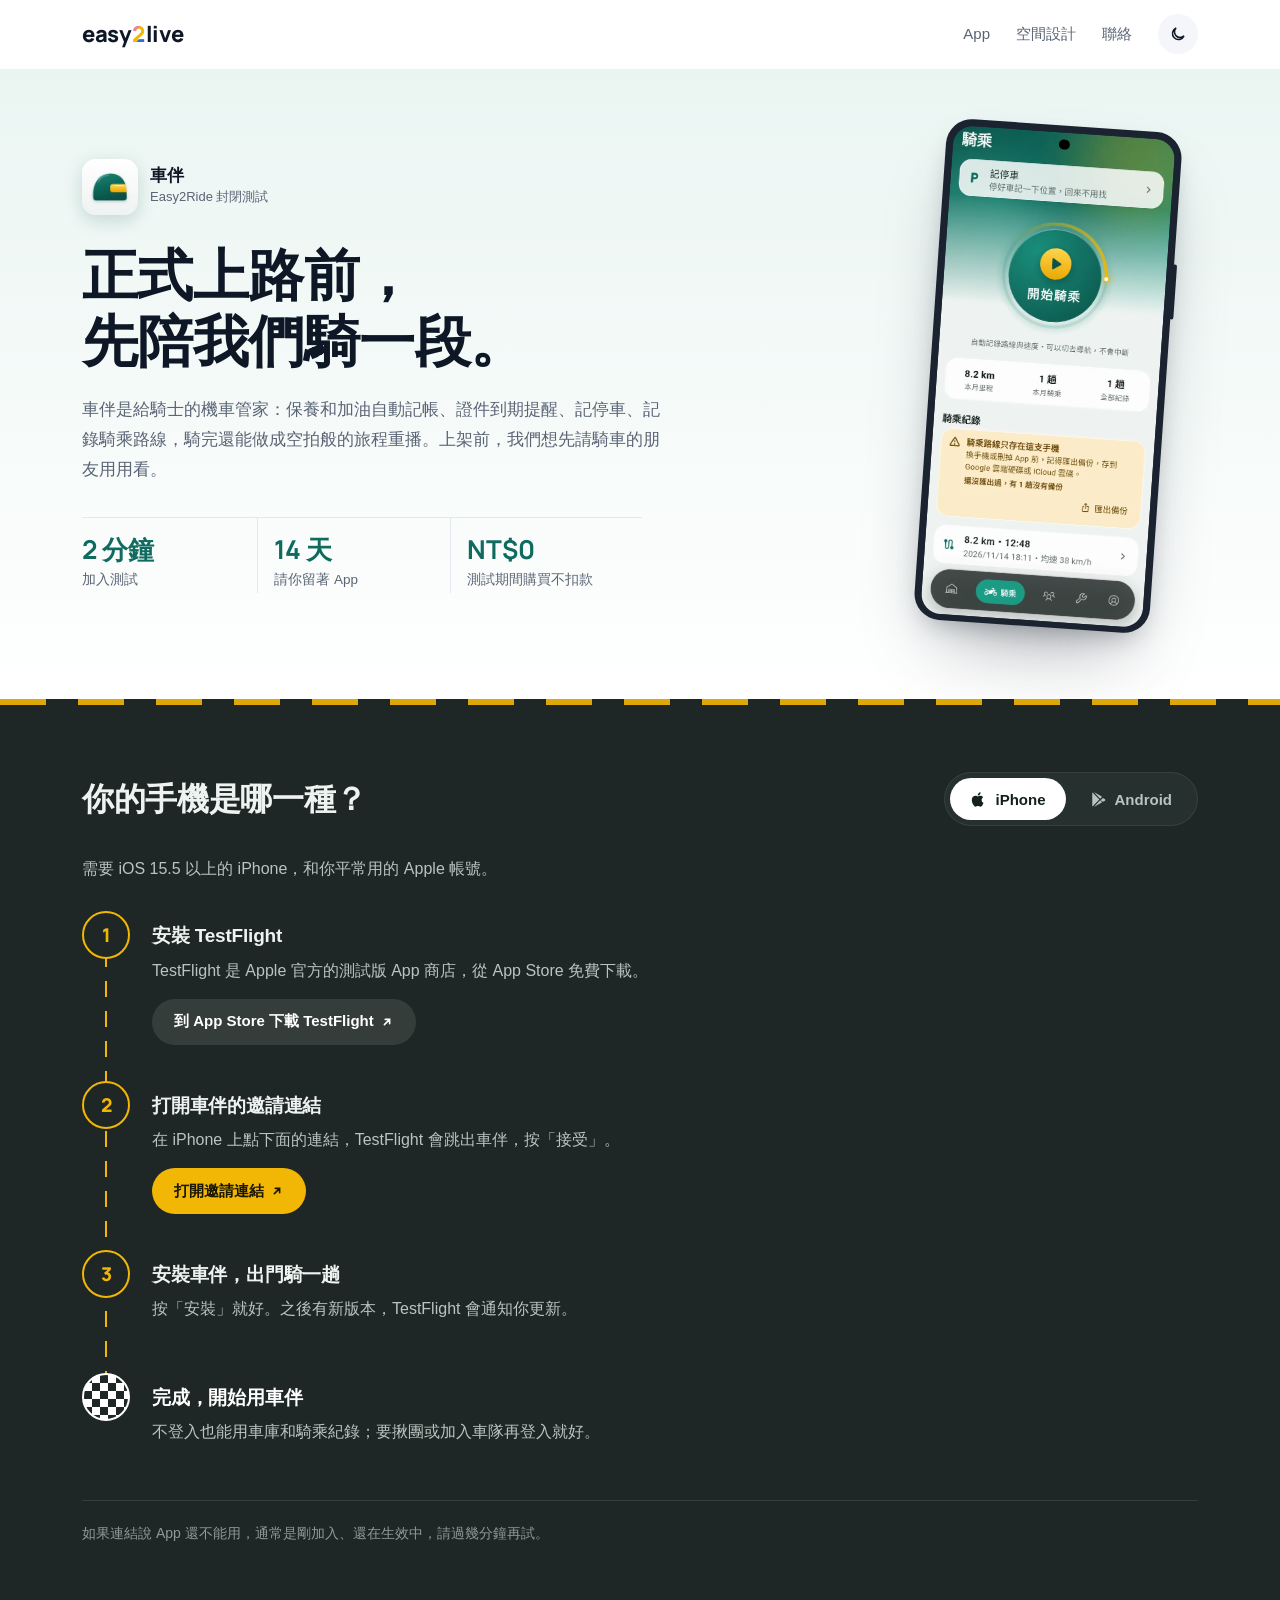
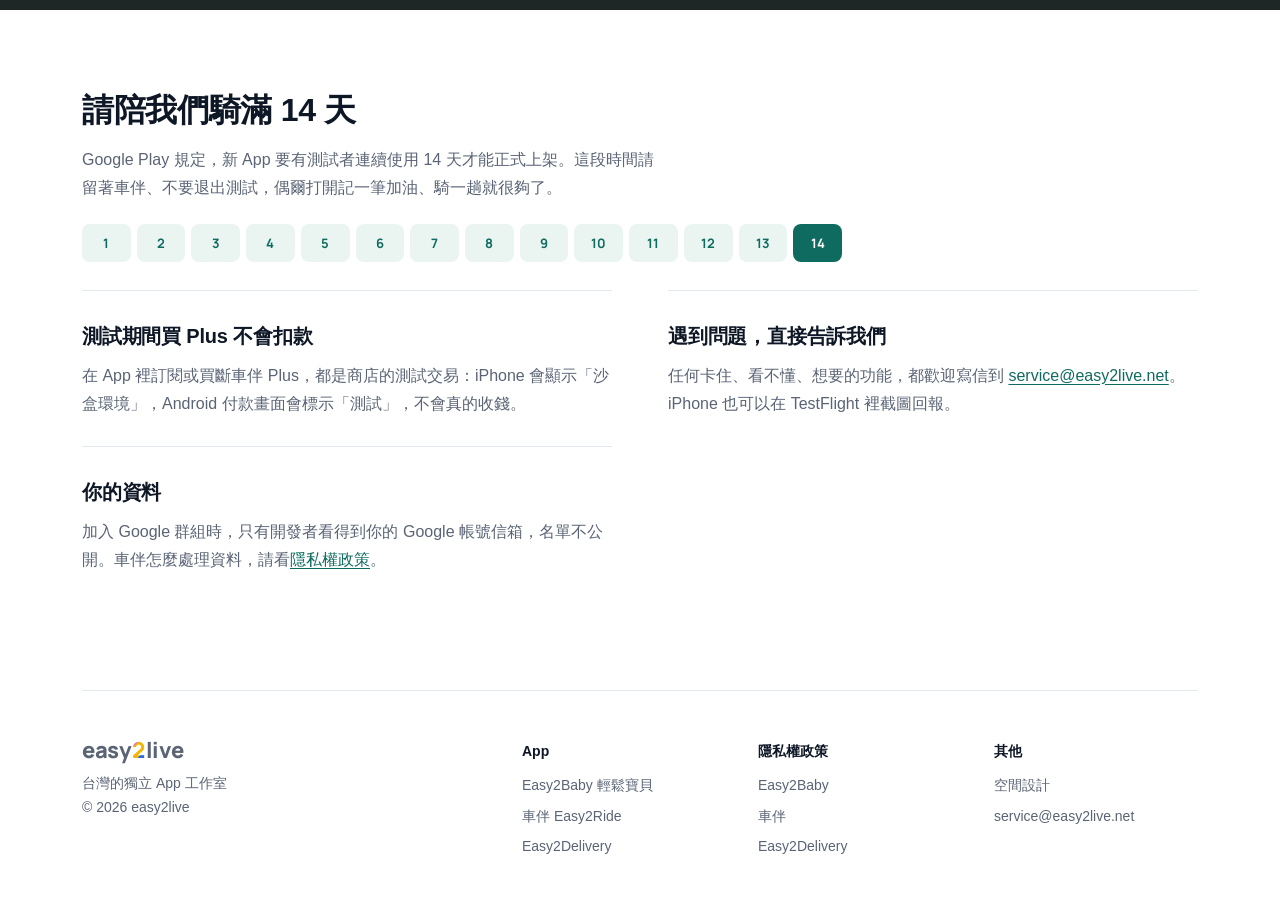
<file: easy2ride/beta/index.html>
<!doctype html>
<html lang="zh-Hant">
<head>
<meta charset="utf-8">
<meta name="viewport" content="width=device-width,initial-scale=1">
<title>加入車伴封閉測試｜easy2live</title>
<meta name="description" content="車伴正在封閉測試，邀請騎車的朋友先試用：保養與加油紀錄、證件到期提醒、記停車、騎乘紀錄與旅程重播、揪團與車隊。">
<link rel="canonical" href="https://easy2live.net/easy2ride/beta/">
<meta property="og:type" content="website">
<meta property="og:site_name" content="easy2live">
<meta property="og:title" content="加入車伴封閉測試｜easy2live">
<meta property="og:description" content="車伴正在封閉測試，邀請騎車的朋友先試用：保養與加油紀錄、證件到期提醒、記停車、騎乘紀錄與旅程重播、揪團與車隊。">
<meta property="og:url" content="https://easy2live.net/easy2ride/beta/">
<meta property="og:image" content="https://easy2live.net/assets/img/og.png">
<meta property="og:locale" content="zh_TW">
<meta name="twitter:card" content="summary_large_image">
<meta name="theme-color" content="#FFFFFF" media="(prefers-color-scheme: light)">
<meta name="theme-color" content="#0D1320" media="(prefers-color-scheme: dark)">
<link rel="icon" href="/favicon.svg" type="image/svg+xml">
<link rel="icon" href="/favicon.png" type="image/png" sizes="64x64">
<link rel="apple-touch-icon" href="/apple-touch-icon.png">
<script>try{var t=localStorage.getItem('theme');if(t)document.documentElement.dataset.theme=t}catch(e){}</script>
<link rel="preconnect" href="https://fonts.googleapis.com">
<link rel="preconnect" href="https://fonts.gstatic.com" crossorigin>
<link rel="stylesheet" href="https://fonts.googleapis.com/css2?family=Manrope:wght@700;800&display=swap">
<link rel="stylesheet" href="/assets/css/site.css?v=f08d76b0">
<link rel="stylesheet" href="/assets/css/beta.css?v=998a8707">
</head>
<body>
<a class="skip" href="#main">跳到主要內容</a>
<svg width="0" height="0" style="position:absolute" aria-hidden="true">
<symbol id="i-apple" viewBox="0 0 24 24"><path d="M16.4 12.6c0-2.6 2.1-3.8 2.2-3.9-1.2-1.8-3.1-2-3.7-2-1.6-.2-3.1.9-3.9.9-.8 0-2-.9-3.4-.9-1.7 0-3.3 1-4.2 2.6-1.8 3.1-.5 7.7 1.3 10.2.9 1.2 1.9 2.6 3.2 2.6 1.3-.1 1.8-.8 3.3-.8 1.6 0 2 .8 3.4.8 1.4 0 2.3-1.3 3.1-2.5 1-1.4 1.4-2.8 1.4-2.9-.1 0-2.7-1-2.7-4.1zM13.9 5c.7-.9 1.2-2 1-3.2-1 0-2.3.7-3 1.6-.7.8-1.2 2-1.1 3.1 1.2.1 2.3-.6 3.1-1.5z"/></symbol>
<symbol id="i-play" viewBox="0 0 24 24"><path d="M3.6 2.2c-.3.3-.4.7-.4 1.2v17.2c0 .5.1.9.4 1.2l9.6-9.8-9.6-9.8zm10.7 10.9 2.8 2.9-11.5 6.6 8.7-9.5zm0-2.2L5.6 1.4l11.5 6.6-2.8 2.9zm3.9 4.4 2.9-1.7c.8-.5.8-1.6 0-2.1l-2.9-1.7-3.1 3.2 3.1 2.3z"/></symbol>
</svg>
<header class="site"><div class="wrap">
  <a class="logo" href="/" aria-label="easy2live 首頁">easy<span class="two">2</span>live</a>
  <nav aria-label="主選單">
    <a class="hide-sm" href="/#apps">App</a>
    <a class="hide-sm" href="/design/">空間設計</a>
    <a class="hide-sm" href="/#contact">聯絡</a>
    <button class="icon-btn" type="button" data-theme-toggle aria-label="切換深色或淺色模式">
<svg class="theme-light" viewBox="0 0 24 24" fill="none" stroke="currentColor" stroke-width="2" stroke-linecap="round"><path d="M20 14.5A8 8 0 1 1 9.5 4a6.5 6.5 0 0 0 10.5 10.5z"/></svg>
<svg class="theme-dark" viewBox="0 0 24 24" fill="none" stroke="currentColor" stroke-width="2" stroke-linecap="round"><circle cx="12" cy="12" r="4"/><path d="M12 2v2M12 20v2M2 12h2M20 12h2M4.9 4.9l1.4 1.4M17.7 17.7l1.4 1.4M4.9 19.1l1.4-1.4M17.7 6.3l1.4-1.4"/></svg>
</button>
    <details class="menu"><summary class="icon-btn" aria-label="開啟選單"><svg viewBox="0 0 24 24" fill="none" stroke="currentColor" stroke-width="2" stroke-linecap="round"><path d="M4 7h16M4 12h16M4 17h16"/></svg></summary>
      <div class="panel"><a href="/easy2baby/">輕鬆寶貝</a><a href="/easy2ride/" aria-current="page">車伴</a><a href="/easy2delivery/">Easy2Delivery</a><a href="/design/">空間設計</a><a href="/#contact">聯絡</a></div>
    </details>
  </nav>
</div></header>
<main id="main" class="beta">
<section class="beta-hero"><div class="wrap">
  <div class="beta-intro">
    <a class="beta-app" href="/easy2ride/"><img src="/assets/img/apps/easy2ride-icon.webp" alt="" width="56" height="56"><span><b>車伴</b><small>Easy2Ride 封閉測試</small></span></a>
    <h1>正式上路前，<br>先陪我們騎一段。</h1>
    <p class="lead">車伴是給騎士的機車管家：保養和加油自動記帳、證件到期提醒、記停車、記錄騎乘路線，騎完還能做成空拍般的旅程重播。上架前，我們想先請騎車的朋友用用看。</p>
    <div class="beta-facts">
      <div><b>2 分鐘</b><span>加入測試</span></div>
      <div><b>14 天</b><span>請你留著 App</span></div>
      <div><b>NT$0</b><span>測試期間購買不扣款</span></div>
    </div>
  </div>
  <div class="beta-shot" aria-hidden="true"><div class="phone android "><div class="screen"><img src="/assets/img/apps/easy2ride-ride.webp" alt="" width="600" height="1300"></div></div></div>
</div></section>

<section class="beta-route"><div class="wrap">
  <div class="route-head">
    <h2>你的手機是哪一種？</h2>
    <div class="seg" role="tablist" aria-label="選擇手機系統">
      <button type="button" role="tab" id="tab-ios" aria-controls="p-ios" aria-selected="true"><svg aria-hidden="true"><use href="#i-apple"/></svg>iPhone</button>
      <button type="button" role="tab" id="tab-android" aria-controls="p-android" aria-selected="false"><svg aria-hidden="true"><use href="#i-play"/></svg>Android</button>
    </div>
  </div>
  <div class="panel" id="p-ios" role="tabpanel" aria-labelledby="tab-ios">
    <p class="need">需要 iOS 15.5 以上的 iPhone，和你平常用的 Apple 帳號。</p>
    <ol class="road"><li><span class="mile" aria-hidden="true">1</span><div><h3>安裝 TestFlight</h3><p>TestFlight 是 Apple 官方的測試版 App 商店，從 App Store 免費下載。</p><a class="btn ghost" href="https://apps.apple.com/tw/app/testflight/id899247664" target="_blank" rel="noopener">到 App Store 下載 TestFlight<svg aria-hidden="true" viewBox="0 0 16 16"><path d="M5 11 11 5M6 5h5v5"/></svg></a></div></li><li><span class="mile" aria-hidden="true">2</span><div><h3>打開車伴的邀請連結</h3><p>在 iPhone 上點下面的連結，TestFlight 會跳出車伴，按「接受」。</p><a class="btn primary" href="https://testflight.apple.com/join/gu1pxYQd" target="_blank" rel="noopener">打開邀請連結<svg aria-hidden="true" viewBox="0 0 16 16"><path d="M5 11 11 5M6 5h5v5"/></svg></a></div></li><li><span class="mile" aria-hidden="true">3</span><div><h3>安裝車伴，出門騎一趟</h3><p>按「安裝」就好。之後有新版本，TestFlight 會通知你更新。</p></div></li><li class="finish"><span class="mile" aria-hidden="true"></span><div><h3>完成，開始用車伴</h3><p>不登入也能用車庫和騎乘紀錄；要揪團或加入車隊再登入就好。</p></div></li></ol>
  </div>
  <div class="panel" id="p-android" role="tabpanel" aria-labelledby="tab-android">
    <p class="need">需要 Android 7.0 以上的手機，和一個 Google 帳號。加入群組、成為測試人員、安裝 App，三個步驟都要用<strong>同一個</strong> Google 帳號。</p>
    <ol class="road"><li><span class="mile" aria-hidden="true">1</span><div><h3>加入測試群組</h3><p>在 Google 群組頁面按「加入群組」（群組信箱 e2l-testers@googlegroups.com）。群組不會寄信給你，成員名單也不公開。</p><a class="btn primary" href="https://groups.google.com/g/e2l-testers" target="_blank" rel="noopener">加入測試群組<svg aria-hidden="true" viewBox="0 0 16 16"><path d="M5 11 11 5M6 5h5v5"/></svg></a></div></li><li><span class="mile" aria-hidden="true">2</span><div><h3>在 Google Play 成為測試人員</h3><p>用同一個 Google 帳號打開，按「成為測試人員」。剛加入群組的話，可能要等幾分鐘才會生效。</p><a class="btn primary" href="https://play.google.com/apps/testing/com.easy2.easy2ride" target="_blank" rel="noopener">成為測試人員<svg aria-hidden="true" viewBox="0 0 16 16"><path d="M5 11 11 5M6 5h5v5"/></svg></a></div></li><li><span class="mile" aria-hidden="true">3</span><div><h3>從 Google Play 安裝車伴</h3><p>一樣用同一個帳號安裝，之後會跟一般 App 一樣自動更新。</p><a class="btn ghost" href="https://play.google.com/store/apps/details?id=com.easy2.easy2ride" target="_blank" rel="noopener">到 Google Play 安裝<svg aria-hidden="true" viewBox="0 0 16 16"><path d="M5 11 11 5M6 5h5v5"/></svg></a></div></li><li class="finish"><span class="mile" aria-hidden="true"></span><div><h3>完成，開始用車伴</h3><p>不登入也能用車庫和騎乘紀錄；要揪團或加入車隊再登入就好。</p></div></li></ol>
  </div>
  <p class="note">如果連結說 App 還不能用，通常是剛加入、還在生效中，請過幾分鐘再試。</p>
</div></section>

<section class="beta-notes"><div class="wrap">
  <article class="n-days">
    <h2>請陪我們騎滿 14 天</h2>
    <p>Google Play 規定，新 App 要有測試者連續使用 14 天才能正式上架。這段時間請留著車伴、不要退出測試，偶爾打開記一筆加油、騎一趟就很夠了。</p>
    <div class="odo" aria-hidden="true"><i>1</i><i>2</i><i>3</i><i>4</i><i>5</i><i>6</i><i>7</i><i>8</i><i>9</i><i>10</i><i>11</i><i>12</i><i>13</i><i>14</i></div>
  </article>
  <article>
    <h2>測試期間買 Plus 不會扣款</h2>
    <p>在 App 裡訂閱或買斷車伴 Plus，都是商店的測試交易：iPhone 會顯示「沙盒環境」，Android 付款畫面會標示「測試」，不會真的收錢。</p>
  </article>
  <article>
    <h2>遇到問題，直接告訴我們</h2>
    <p>任何卡住、看不懂、想要的功能，都歡迎寫信到 <a href="mailto:service@easy2live.net">service@easy2live.net</a>。iPhone 也可以在 TestFlight 裡截圖回報。</p>
  </article>
  <article>
    <h2>你的資料</h2>
    <p>加入 Google 群組時，只有開發者看得到你的 Google 帳號信箱，名單不公開。車伴怎麼處理資料，請看<a href="https://easy2ride.web.app/privacy">隱私權政策</a>。</p>
  </article>
</div></section>
</main>
<script>
(function(){
  var tabs=[].slice.call(document.querySelectorAll('.seg [role=tab]'));
  function pick(id,focus){
    tabs.forEach(function(t){var on=t.id===id;t.setAttribute('aria-selected',on);t.tabIndex=on?0:-1;document.getElementById(t.getAttribute('aria-controls')).hidden=!on;if(on&&focus)t.focus()});
    try{localStorage.setItem('beta-os',id)}catch(e){}
  }
  var start='tab-ios';
  try{start=localStorage.getItem('beta-os')||(/android/i.test(navigator.userAgent)?'tab-android':'tab-ios')}catch(e){}
  pick(start);
  tabs.forEach(function(t,i){
    t.addEventListener('click',function(){pick(t.id)});
    t.addEventListener('keydown',function(ev){if(ev.key==='ArrowRight'||ev.key==='ArrowLeft'){ev.preventDefault();pick(tabs[(i+1)%2].id,true)}});
  });
})();
</script>
<div class="wrap"><footer class="site">
  <div><a class="logo" href="/">easy<span class="two">2</span>live</a><p>台灣的獨立 App 工作室<br>© 2026 easy2live</p></div>
  <div><h2>App</h2><a href="/easy2baby/">Easy2Baby 輕鬆寶貝</a><a href="/easy2ride/">車伴 Easy2Ride</a><a href="/easy2delivery/">Easy2Delivery</a></div>
  <div><h2>隱私權政策</h2><a href="https://rigatw.github.io/easy2baby-legal/">Easy2Baby</a><a href="https://easy2ride.web.app/privacy">車伴</a><a href="/easy2delivery/privacy.html">Easy2Delivery</a></div>
  <div><h2>其他</h2><a href="/design/">空間設計</a><a href="mailto:service@easy2live.net">service@easy2live.net</a></div>
</footer></div>
<script src="/assets/js/site.js?v=b62c3b26" defer></script>
</body>
</html>
</file>
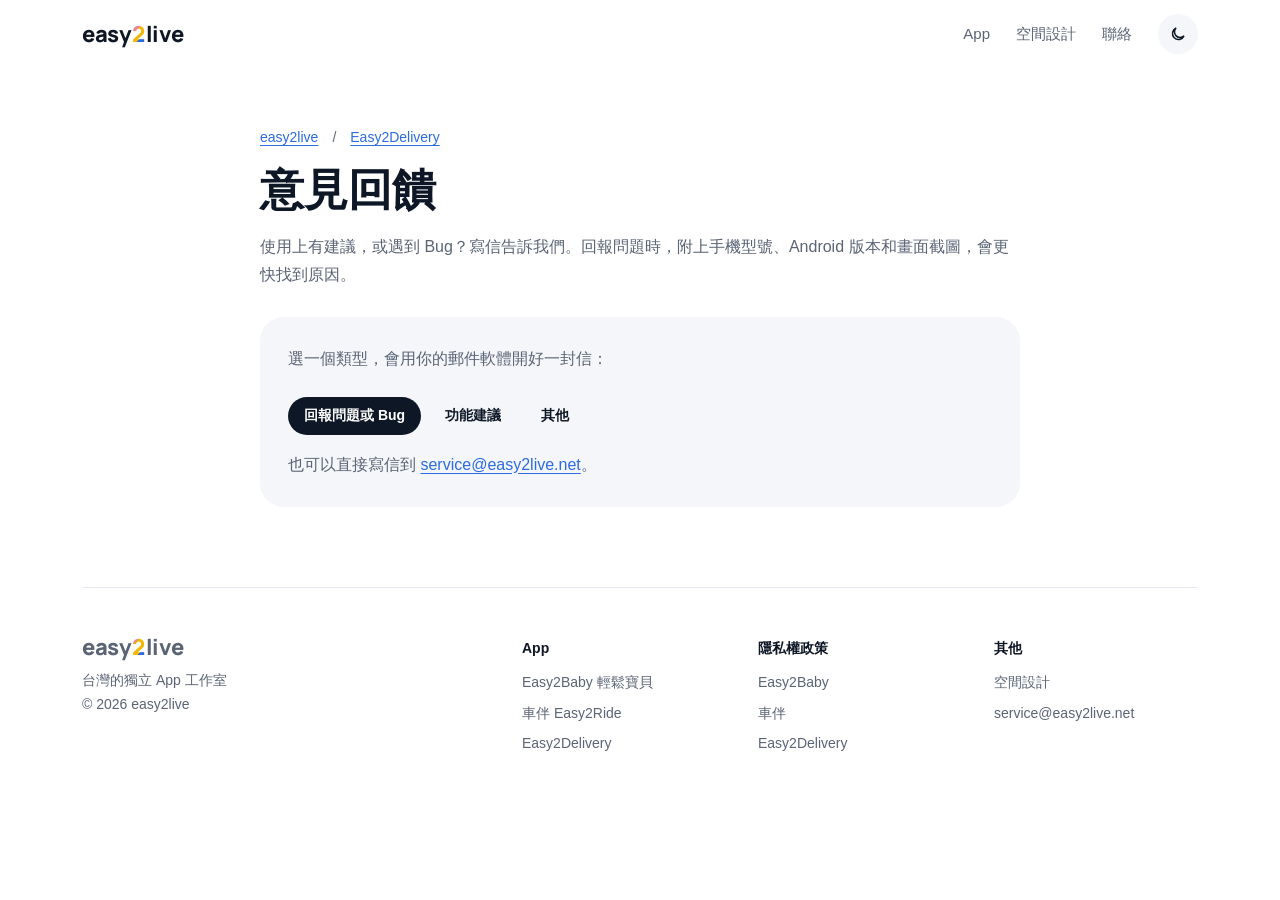
<file: easy2delivery/feedback.html>
<!doctype html>
<html lang="zh-Hant">
<head>
<meta charset="utf-8">
<meta name="viewport" content="width=device-width,initial-scale=1">
<title>意見回饋｜Easy2Delivery</title>
<meta name="description" content="對 Easy2Delivery 有建議或遇到問題？寫信告訴我們。">
<link rel="canonical" href="https://easy2live.net/easy2delivery/feedback.html">
<meta property="og:type" content="website">
<meta property="og:site_name" content="easy2live">
<meta property="og:title" content="意見回饋｜Easy2Delivery">
<meta property="og:description" content="對 Easy2Delivery 有建議或遇到問題？寫信告訴我們。">
<meta property="og:url" content="https://easy2live.net/easy2delivery/feedback.html">
<meta property="og:image" content="https://easy2live.net/assets/img/og.png">
<meta property="og:locale" content="zh_TW">
<meta name="twitter:card" content="summary_large_image">
<meta name="theme-color" content="#FFFFFF" media="(prefers-color-scheme: light)">
<meta name="theme-color" content="#0D1320" media="(prefers-color-scheme: dark)">
<link rel="icon" href="/favicon.svg" type="image/svg+xml">
<link rel="icon" href="/favicon.png" type="image/png" sizes="64x64">
<link rel="apple-touch-icon" href="/apple-touch-icon.png">
<script>try{var t=localStorage.getItem('theme');if(t)document.documentElement.dataset.theme=t}catch(e){}</script>
<link rel="preconnect" href="https://fonts.googleapis.com">
<link rel="preconnect" href="https://fonts.gstatic.com" crossorigin>
<link rel="stylesheet" href="https://fonts.googleapis.com/css2?family=Manrope:wght@700;800&display=swap">
<link rel="stylesheet" href="/assets/css/site.css?v=f08d76b0">
</head>
<body>
<a class="skip" href="#main">跳到主要內容</a>
<svg width="0" height="0" style="position:absolute" aria-hidden="true">
<symbol id="i-apple" viewBox="0 0 24 24"><path d="M16.4 12.6c0-2.6 2.1-3.8 2.2-3.9-1.2-1.8-3.1-2-3.7-2-1.6-.2-3.1.9-3.9.9-.8 0-2-.9-3.4-.9-1.7 0-3.3 1-4.2 2.6-1.8 3.1-.5 7.7 1.3 10.2.9 1.2 1.9 2.6 3.2 2.6 1.3-.1 1.8-.8 3.3-.8 1.6 0 2 .8 3.4.8 1.4 0 2.3-1.3 3.1-2.5 1-1.4 1.4-2.8 1.4-2.9-.1 0-2.7-1-2.7-4.1zM13.9 5c.7-.9 1.2-2 1-3.2-1 0-2.3.7-3 1.6-.7.8-1.2 2-1.1 3.1 1.2.1 2.3-.6 3.1-1.5z"/></symbol>
<symbol id="i-play" viewBox="0 0 24 24"><path d="M3.6 2.2c-.3.3-.4.7-.4 1.2v17.2c0 .5.1.9.4 1.2l9.6-9.8-9.6-9.8zm10.7 10.9 2.8 2.9-11.5 6.6 8.7-9.5zm0-2.2L5.6 1.4l11.5 6.6-2.8 2.9zm3.9 4.4 2.9-1.7c.8-.5.8-1.6 0-2.1l-2.9-1.7-3.1 3.2 3.1 2.3z"/></symbol>
</svg>
<header class="site"><div class="wrap">
  <a class="logo" href="/" aria-label="easy2live 首頁">easy<span class="two">2</span>live</a>
  <nav aria-label="主選單">
    <a class="hide-sm" href="/#apps">App</a>
    <a class="hide-sm" href="/design/">空間設計</a>
    <a class="hide-sm" href="/#contact">聯絡</a>
    <button class="icon-btn" type="button" data-theme-toggle aria-label="切換深色或淺色模式">
<svg class="theme-light" viewBox="0 0 24 24" fill="none" stroke="currentColor" stroke-width="2" stroke-linecap="round"><path d="M20 14.5A8 8 0 1 1 9.5 4a6.5 6.5 0 0 0 10.5 10.5z"/></svg>
<svg class="theme-dark" viewBox="0 0 24 24" fill="none" stroke="currentColor" stroke-width="2" stroke-linecap="round"><circle cx="12" cy="12" r="4"/><path d="M12 2v2M12 20v2M2 12h2M20 12h2M4.9 4.9l1.4 1.4M17.7 17.7l1.4 1.4M4.9 19.1l1.4-1.4M17.7 6.3l1.4-1.4"/></svg>
</button>
    <details class="menu"><summary class="icon-btn" aria-label="開啟選單"><svg viewBox="0 0 24 24" fill="none" stroke="currentColor" stroke-width="2" stroke-linecap="round"><path d="M4 7h16M4 12h16M4 17h16"/></svg></summary>
      <div class="panel"><a href="/easy2baby/">輕鬆寶貝</a><a href="/easy2ride/">車伴</a><a href="/easy2delivery/" aria-current="page">Easy2Delivery</a><a href="/design/">空間設計</a><a href="/#contact">聯絡</a></div>
    </details>
  </nav>
</div></header>
<main id="main" class="wrap"><article class="doc">
<div class="crumb"><a href="/">easy2live</a>　/　<a href="/easy2delivery/">Easy2Delivery</a></div>
<h1>意見回饋</h1>
<p>使用上有建議，或遇到 Bug？寫信告訴我們。回報問題時，附上手機型號、Android 版本和畫面截圖，會更快找到原因。</p>
<div class="card">
  <p style="margin-top:0">選一個類型，會用你的郵件軟體開好一封信：</p>
  <div class="chips">
    <a class="btn primary sm" href="mailto:service@easy2live.net?subject=%5BEasy2Delivery%5D%20%E5%95%8F%E9%A1%8C%E5%9B%9E%E5%A0%B1">回報問題或 Bug</a>
    <a class="btn ghost sm" style="color:var(--ink)" href="mailto:service@easy2live.net?subject=%5BEasy2Delivery%5D%20%E5%8A%9F%E8%83%BD%E5%BB%BA%E8%AD%B0">功能建議</a>
    <a class="btn ghost sm" style="color:var(--ink)" href="mailto:service@easy2live.net?subject=%5BEasy2Delivery%5D%20%E5%85%B6%E4%BB%96">其他</a>
  </div>
  <p style="margin-bottom:0">也可以直接寫信到 <a href="mailto:service@easy2live.net">service@easy2live.net</a>。</p>
</div>
</article></main>
<div class="wrap"><footer class="site">
  <div><a class="logo" href="/">easy<span class="two">2</span>live</a><p>台灣的獨立 App 工作室<br>© 2026 easy2live</p></div>
  <div><h2>App</h2><a href="/easy2baby/">Easy2Baby 輕鬆寶貝</a><a href="/easy2ride/">車伴 Easy2Ride</a><a href="/easy2delivery/">Easy2Delivery</a></div>
  <div><h2>隱私權政策</h2><a href="https://rigatw.github.io/easy2baby-legal/">Easy2Baby</a><a href="https://easy2ride.web.app/privacy">車伴</a><a href="/easy2delivery/privacy.html">Easy2Delivery</a></div>
  <div><h2>其他</h2><a href="/design/">空間設計</a><a href="mailto:service@easy2live.net">service@easy2live.net</a></div>
</footer></div>
<script src="/assets/js/site.js?v=b62c3b26" defer></script>
</body>
</html>
</file>
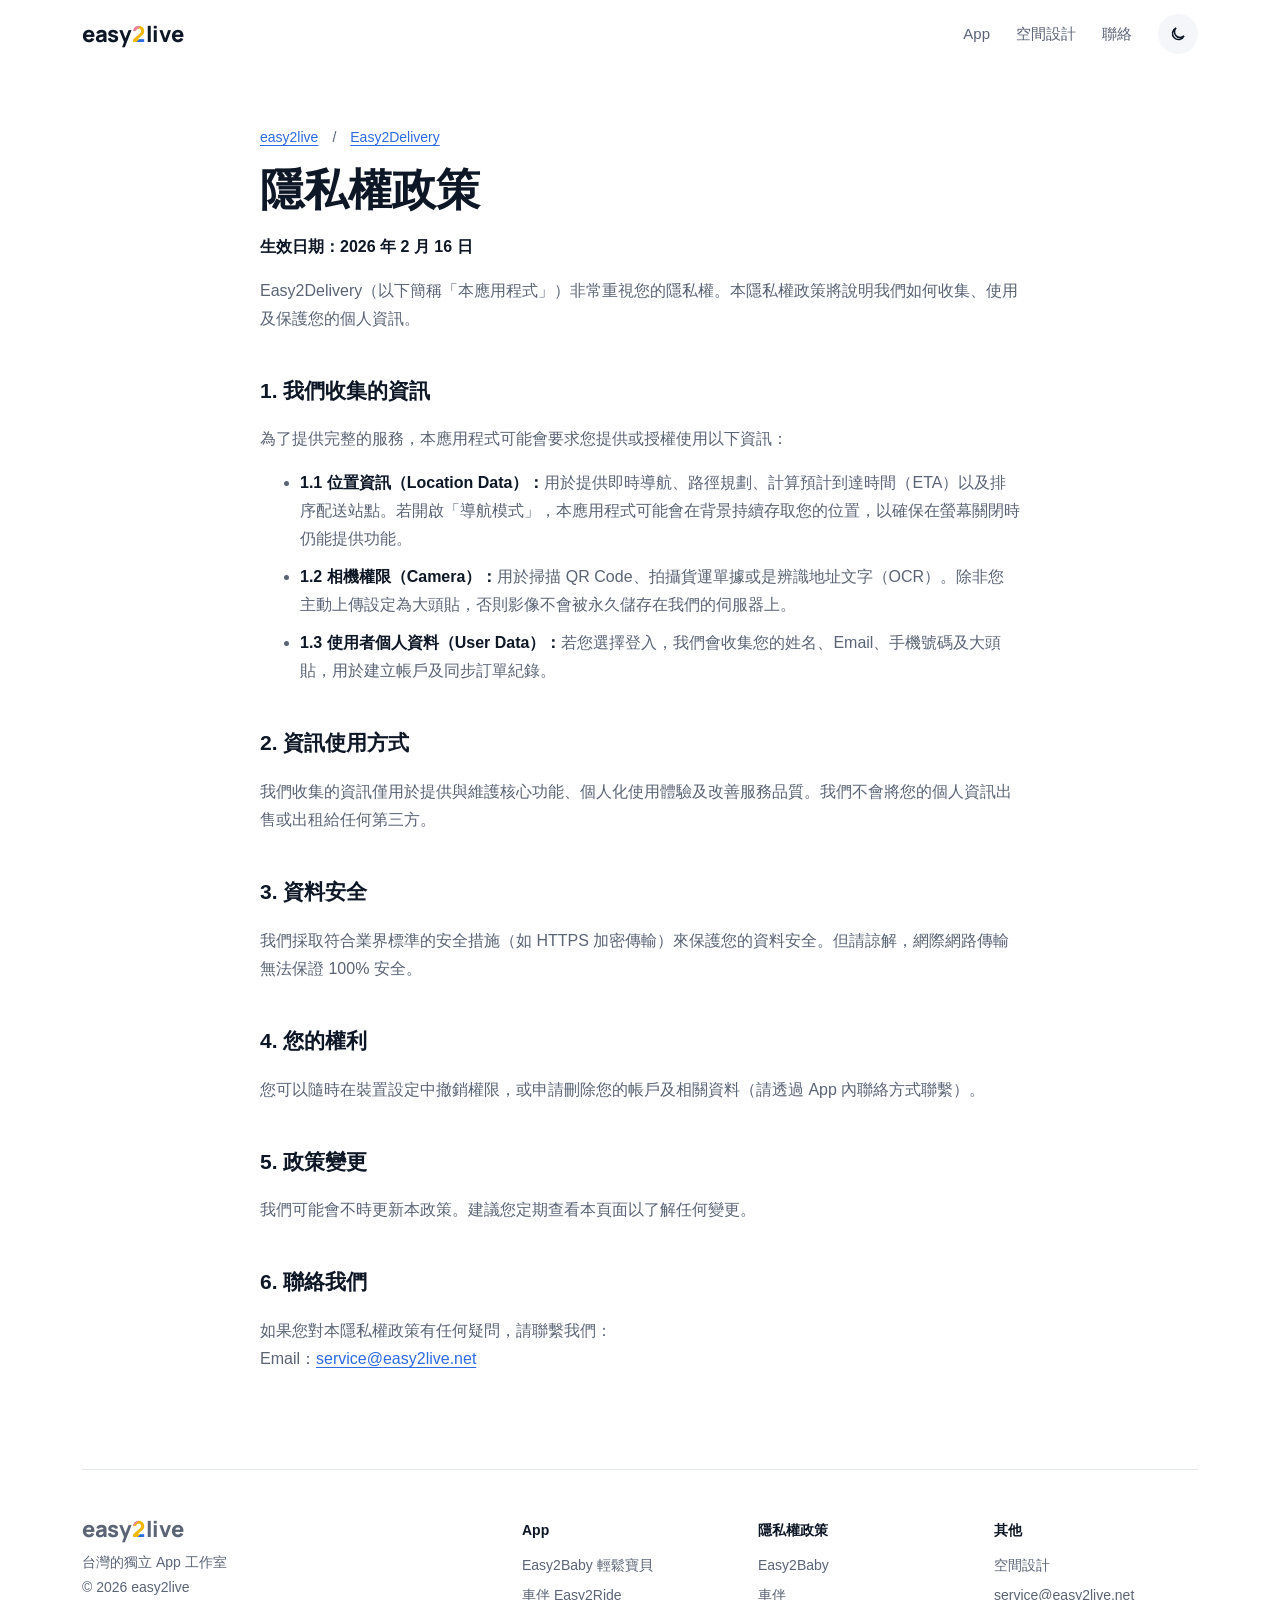
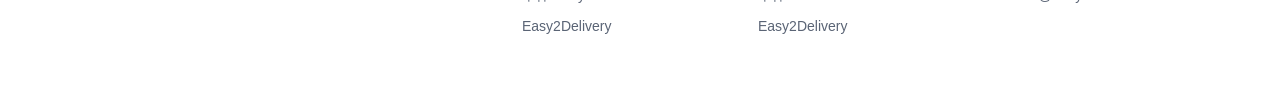
<file: easy2delivery/privacy.html>
<!doctype html>
<html lang="zh-Hant">
<head>
<meta charset="utf-8">
<meta name="viewport" content="width=device-width,initial-scale=1">
<title>隱私權政策｜Easy2Delivery</title>
<meta name="description" content="Easy2Delivery 隱私權政策：我們收集哪些資訊、如何使用與保護，以及您的權利。">
<link rel="canonical" href="https://easy2live.net/easy2delivery/privacy.html">
<meta property="og:type" content="website">
<meta property="og:site_name" content="easy2live">
<meta property="og:title" content="隱私權政策｜Easy2Delivery">
<meta property="og:description" content="Easy2Delivery 隱私權政策：我們收集哪些資訊、如何使用與保護，以及您的權利。">
<meta property="og:url" content="https://easy2live.net/easy2delivery/privacy.html">
<meta property="og:image" content="https://easy2live.net/assets/img/og.png">
<meta property="og:locale" content="zh_TW">
<meta name="twitter:card" content="summary_large_image">
<meta name="theme-color" content="#FFFFFF" media="(prefers-color-scheme: light)">
<meta name="theme-color" content="#0D1320" media="(prefers-color-scheme: dark)">
<link rel="icon" href="/favicon.svg" type="image/svg+xml">
<link rel="icon" href="/favicon.png" type="image/png" sizes="64x64">
<link rel="apple-touch-icon" href="/apple-touch-icon.png">
<script>try{var t=localStorage.getItem('theme');if(t)document.documentElement.dataset.theme=t}catch(e){}</script>
<link rel="preconnect" href="https://fonts.googleapis.com">
<link rel="preconnect" href="https://fonts.gstatic.com" crossorigin>
<link rel="stylesheet" href="https://fonts.googleapis.com/css2?family=Manrope:wght@700;800&display=swap">
<link rel="stylesheet" href="/assets/css/site.css?v=f08d76b0">
</head>
<body>
<a class="skip" href="#main">跳到主要內容</a>
<svg width="0" height="0" style="position:absolute" aria-hidden="true">
<symbol id="i-apple" viewBox="0 0 24 24"><path d="M16.4 12.6c0-2.6 2.1-3.8 2.2-3.9-1.2-1.8-3.1-2-3.7-2-1.6-.2-3.1.9-3.9.9-.8 0-2-.9-3.4-.9-1.7 0-3.3 1-4.2 2.6-1.8 3.1-.5 7.7 1.3 10.2.9 1.2 1.9 2.6 3.2 2.6 1.3-.1 1.8-.8 3.3-.8 1.6 0 2 .8 3.4.8 1.4 0 2.3-1.3 3.1-2.5 1-1.4 1.4-2.8 1.4-2.9-.1 0-2.7-1-2.7-4.1zM13.9 5c.7-.9 1.2-2 1-3.2-1 0-2.3.7-3 1.6-.7.8-1.2 2-1.1 3.1 1.2.1 2.3-.6 3.1-1.5z"/></symbol>
<symbol id="i-play" viewBox="0 0 24 24"><path d="M3.6 2.2c-.3.3-.4.7-.4 1.2v17.2c0 .5.1.9.4 1.2l9.6-9.8-9.6-9.8zm10.7 10.9 2.8 2.9-11.5 6.6 8.7-9.5zm0-2.2L5.6 1.4l11.5 6.6-2.8 2.9zm3.9 4.4 2.9-1.7c.8-.5.8-1.6 0-2.1l-2.9-1.7-3.1 3.2 3.1 2.3z"/></symbol>
</svg>
<header class="site"><div class="wrap">
  <a class="logo" href="/" aria-label="easy2live 首頁">easy<span class="two">2</span>live</a>
  <nav aria-label="主選單">
    <a class="hide-sm" href="/#apps">App</a>
    <a class="hide-sm" href="/design/">空間設計</a>
    <a class="hide-sm" href="/#contact">聯絡</a>
    <button class="icon-btn" type="button" data-theme-toggle aria-label="切換深色或淺色模式">
<svg class="theme-light" viewBox="0 0 24 24" fill="none" stroke="currentColor" stroke-width="2" stroke-linecap="round"><path d="M20 14.5A8 8 0 1 1 9.5 4a6.5 6.5 0 0 0 10.5 10.5z"/></svg>
<svg class="theme-dark" viewBox="0 0 24 24" fill="none" stroke="currentColor" stroke-width="2" stroke-linecap="round"><circle cx="12" cy="12" r="4"/><path d="M12 2v2M12 20v2M2 12h2M20 12h2M4.9 4.9l1.4 1.4M17.7 17.7l1.4 1.4M4.9 19.1l1.4-1.4M17.7 6.3l1.4-1.4"/></svg>
</button>
    <details class="menu"><summary class="icon-btn" aria-label="開啟選單"><svg viewBox="0 0 24 24" fill="none" stroke="currentColor" stroke-width="2" stroke-linecap="round"><path d="M4 7h16M4 12h16M4 17h16"/></svg></summary>
      <div class="panel"><a href="/easy2baby/">輕鬆寶貝</a><a href="/easy2ride/">車伴</a><a href="/easy2delivery/" aria-current="page">Easy2Delivery</a><a href="/design/">空間設計</a><a href="/#contact">聯絡</a></div>
    </details>
  </nav>
</div></header>
<main id="main" class="wrap"><article class="doc">
<div class="crumb"><a href="/">easy2live</a>　/　<a href="/easy2delivery/">Easy2Delivery</a></div>
<h1>隱私權政策</h1>
<p><strong>生效日期：2026 年 2 月 16 日</strong></p>
<p>Easy2Delivery（以下簡稱「本應用程式」）非常重視您的隱私權。本隱私權政策將說明我們如何收集、使用及保護您的個人資訊。</p>
<h2>1. 我們收集的資訊</h2>
<p>為了提供完整的服務，本應用程式可能會要求您提供或授權使用以下資訊：</p>
<ul>
<li><strong>1.1 位置資訊（Location Data）：</strong>用於提供即時導航、路徑規劃、計算預計到達時間（ETA）以及排序配送站點。若開啟「導航模式」，本應用程式可能會在背景持續存取您的位置，以確保在螢幕關閉時仍能提供功能。</li>
<li><strong>1.2 相機權限（Camera）：</strong>用於掃描 QR Code、拍攝貨運單據或是辨識地址文字（OCR）。除非您主動上傳設定為大頭貼，否則影像不會被永久儲存在我們的伺服器上。</li>
<li><strong>1.3 使用者個人資料（User Data）：</strong>若您選擇登入，我們會收集您的姓名、Email、手機號碼及大頭貼，用於建立帳戶及同步訂單紀錄。</li>
</ul>
<h2>2. 資訊使用方式</h2>
<p>我們收集的資訊僅用於提供與維護核心功能、個人化使用體驗及改善服務品質。我們不會將您的個人資訊出售或出租給任何第三方。</p>
<h2>3. 資料安全</h2>
<p>我們採取符合業界標準的安全措施（如 HTTPS 加密傳輸）來保護您的資料安全。但請諒解，網際網路傳輸無法保證 100% 安全。</p>
<h2>4. 您的權利</h2>
<p>您可以隨時在裝置設定中撤銷權限，或申請刪除您的帳戶及相關資料（請透過 App 內聯絡方式聯繫）。</p>
<h2>5. 政策變更</h2>
<p>我們可能會不時更新本政策。建議您定期查看本頁面以了解任何變更。</p>
<h2>6. 聯絡我們</h2>
<p>如果您對本隱私權政策有任何疑問，請聯繫我們：<br>Email：<a href="mailto:service@easy2live.net">service@easy2live.net</a></p>
</article></main>
<div class="wrap"><footer class="site">
  <div><a class="logo" href="/">easy<span class="two">2</span>live</a><p>台灣的獨立 App 工作室<br>© 2026 easy2live</p></div>
  <div><h2>App</h2><a href="/easy2baby/">Easy2Baby 輕鬆寶貝</a><a href="/easy2ride/">車伴 Easy2Ride</a><a href="/easy2delivery/">Easy2Delivery</a></div>
  <div><h2>隱私權政策</h2><a href="https://rigatw.github.io/easy2baby-legal/">Easy2Baby</a><a href="https://easy2ride.web.app/privacy">車伴</a><a href="/easy2delivery/privacy.html">Easy2Delivery</a></div>
  <div><h2>其他</h2><a href="/design/">空間設計</a><a href="mailto:service@easy2live.net">service@easy2live.net</a></div>
</footer></div>
<script src="/assets/js/site.js?v=b62c3b26" defer></script>
</body>
</html>
</file>
<file: assets/css/site.css>
/* easy2live 官網共用樣式 */
:root{
  --bg:#FFFFFF; --soft:#F4F6FA; --ink:#0E1726; --sub:#5A6475; --line:#E3E7EE;
  --baby:#E7849A; --baby-ink:#C4566F; --baby-bg:#FDF0F3;
  --ride:#0F6B5F; --ride-ink:#0F6B5F; --ride-y:#F2B705; --ride-bg:#EAF5F2;
  --deli:#2C6BE0; --deli-ink:#2C6BE0; --deli-bg:#EEF3FD;
  /* 中文用各系統內建字型（有螢幕微調，Windows 上不會鋸齒，也不用下載大字型檔） */
  --sans:-apple-system,BlinkMacSystemFont,"Segoe UI","PingFang TC","Microsoft JhengHei","Noto Sans TC","Noto Sans CJK TC",sans-serif;
  --latin:"Manrope",var(--sans);
  color-scheme:light;
}
@media (prefers-color-scheme:dark){:root:not([data-theme="light"]){
  --bg:#0D1320; --soft:#141B2A; --ink:#EEF1F6; --sub:#9AA4B5; --line:#243049;
  --baby-bg:#2A1A20; --baby-ink:#F0A3B4; --ride-bg:#10241F; --ride-ink:#4FC2B0; --deli-bg:#14203A; --deli-ink:#7FA6F0;
  color-scheme:dark;
}}
:root[data-theme="dark"]{
  --bg:#0D1320; --soft:#141B2A; --ink:#EEF1F6; --sub:#9AA4B5; --line:#243049;
  --baby-bg:#2A1A20; --baby-ink:#F0A3B4; --ride-bg:#10241F; --ride-ink:#4FC2B0; --deli-bg:#14203A; --deli-ink:#7FA6F0;
  color-scheme:dark;
}
*{box-sizing:border-box}
html{scroll-behavior:smooth;-webkit-text-size-adjust:100%}
html,body{overflow-x:clip}
body{margin:0;background:var(--bg);color:var(--ink);font:400 16px/1.75 var(--sans);-webkit-font-smoothing:antialiased}
a{color:inherit;text-decoration:none}
img{display:block;max-width:100%;height:auto}
:focus-visible{outline:2px solid var(--deli);outline-offset:3px;border-radius:6px}
.skip{position:absolute;left:-999px;top:8px;z-index:99;background:var(--ink);color:var(--bg);padding:8px 16px;border-radius:8px}
.skip:focus{left:8px}
.wrap{max-width:1180px;margin:0 auto;padding:0 32px}
@media (max-width:640px){.wrap{padding:0 16px}}
.nw{display:inline-block}
[id]{scroll-margin-top:84px}
@media (prefers-reduced-motion:reduce){*{animation:none!important;transition:none!important;scroll-behavior:auto!important}}

/* 標誌：「2」由三個 App 的顏色組成 */
.logo{font-family:var(--latin);font-weight:800;font-size:22px;letter-spacing:-.02em;display:inline-flex;align-items:baseline;line-height:1}
.logo .two{background:linear-gradient(135deg,var(--baby) 0 33%,var(--ride-y) 33% 66%,var(--deli) 66%);-webkit-background-clip:text;background-clip:text;color:transparent;padding:0 1px}

/* 頁首 */
header.site{position:sticky;top:0;z-index:30;background:color-mix(in srgb,var(--bg) 84%,transparent);-webkit-backdrop-filter:saturate(1.6) blur(14px);backdrop-filter:saturate(1.6) blur(14px);border-bottom:1px solid transparent;transition:border-color .2s}
header.site.scrolled{border-bottom-color:var(--line)}
header.site .wrap{display:flex;align-items:center;height:68px;gap:20px}
header.site nav{margin-left:auto;display:flex;gap:26px;font-size:15px;color:var(--sub);align-items:center}
header.site nav a:hover,header.site nav a[aria-current="page"]{color:var(--ink)}
.icon-btn{width:40px;height:40px;border-radius:50%;border:0;background:var(--soft);color:var(--ink);display:grid;place-items:center;cursor:pointer;flex:none}
.icon-btn svg{width:18px;height:18px}
.theme-dark{display:none}
:root[data-theme="dark"] .theme-dark{display:block}:root[data-theme="dark"] .theme-light{display:none}
@media (prefers-color-scheme:dark){:root:not([data-theme="light"]) .theme-dark{display:block}:root:not([data-theme="light"]) .theme-light{display:none}}
.menu{display:none;position:relative}
.menu summary{list-style:none}.menu summary::-webkit-details-marker{display:none}
.menu .panel{position:absolute;right:0;top:48px;background:var(--bg);border:1px solid var(--line);border-radius:20px;padding:10px;min-width:200px;box-shadow:0 20px 40px -20px rgba(14,23,38,.35);display:grid}
.menu .panel a{padding:10px 14px;border-radius:12px}
.menu .panel a:hover{background:var(--soft)}
@media (max-width:760px){header.site nav .hide-sm{display:none}.menu{display:block}header.site nav{gap:10px}}

/* 按鈕 */
.btn{display:inline-flex;align-items:center;justify-content:center;gap:8px;height:46px;padding:0 22px;border-radius:99px;font-weight:700;font-size:15px;white-space:nowrap;border:0;cursor:pointer;font-family:inherit}
.btn.primary{background:var(--ink);color:var(--bg)}
.btn.ghost{background:var(--soft);color:var(--ink)}
.btn.sm{height:38px;padding:0 16px;font-size:14px}
.btn:hover{filter:brightness(1.08)}
.store{display:inline-flex;align-items:center;gap:10px;height:50px;padding:0 18px 0 14px;border-radius:12px;background:#0E1726;color:#fff;line-height:1.15}
:root[data-theme="dark"] .store:not(.soon){background:#fff;color:#0E1726}
@media (prefers-color-scheme:dark){:root:not([data-theme="light"]) .store:not(.soon){background:#fff;color:#0E1726}}
.store svg{width:22px;height:22px;fill:currentColor;flex:none}
.store span{display:flex;flex-direction:column;font-weight:700;font-size:15px}
.store small{font-weight:400;font-size:10px;opacity:.75}
.store.soon{background:transparent;color:var(--sub);border:1.5px dashed var(--line)}
.stores{display:flex;gap:10px;flex-wrap:wrap;align-items:center}
.status{display:inline-flex;align-items:center;gap:8px;font-size:13px;font-weight:700;padding:4px 12px;border-radius:99px;background:var(--bg);color:var(--pc)}
.status .bar{width:64px;height:5px;border-radius:3px;background:var(--line);overflow:hidden}
.status .bar i{display:block;height:100%;background:var(--pc)}

/* 手機外框 */
.phone{--w:236px;width:var(--w);flex:none;position:relative;padding:calc(var(--w)*.04);border-radius:calc(var(--w)*.17);background:#0E1726;box-shadow:0 40px 80px -30px var(--glow,rgba(14,23,38,.4)),0 12px 28px -12px rgba(14,23,38,.35)}
.phone .screen{position:relative;overflow:hidden;border-radius:calc(var(--w)*.13);background:#fff}
.phone .screen img{display:block;width:100%;height:auto}
/* iPhone：動態島、左側音量鍵 */
.phone.ios .screen::after{content:"";position:absolute;top:calc(var(--w)*.03);left:50%;transform:translateX(-50%);width:calc(var(--w)*.3);height:calc(var(--w)*.085);border-radius:99px;background:#000}
.phone.ios::after{content:"";position:absolute;left:calc(var(--w)*-.012);top:20%;width:calc(var(--w)*.016);height:15%;border-radius:3px;background:inherit}
/* Android：較細的邊框、較小圓角、打孔鏡頭 */
.phone.android{padding:calc(var(--w)*.028);border-radius:calc(var(--w)*.11);background:#1B2230}
.phone.android .screen{border-radius:calc(var(--w)*.085)}
.phone.android .screen::after{content:"";position:absolute;top:calc(var(--w)*.03);left:50%;transform:translateX(-50%);width:calc(var(--w)*.045);height:calc(var(--w)*.045);border-radius:50%;background:#000}
.phone::before{content:"";position:absolute;right:calc(var(--w)*-.012);top:26%;width:calc(var(--w)*.016);height:11%;border-radius:3px;background:inherit}
:root[data-theme="dark"] .phone{background:#2A3550}
:root[data-theme="dark"] .phone.android{background:#323C50}
@media (prefers-color-scheme:dark){:root:not([data-theme="light"]) .phone{background:#2A3550}:root:not([data-theme="light"]) .phone.android{background:#323C50}}
.phone.placeholder .screen{aspect-ratio:600/1300;display:grid;place-items:center;background:var(--pc);color:#fff;text-align:center;padding:12%;font-size:calc(var(--w)*.06)}
.phone.placeholder .screen img{width:calc(var(--w)*.38);height:auto;border-radius:22%;margin:0 auto 12px}

/* 首頁 Hero */
.hero{display:grid;grid-template-columns:minmax(0,1fr) minmax(0,1.05fr);gap:40px;align-items:center;padding:72px 0 40px}
.hero h1{font-weight:700;font-size:clamp(34px,4.4vw,56px);line-height:1.2;letter-spacing:-.01em;margin:0 0 24px}
.hero p{font-size:19px;color:var(--sub);margin:0 0 36px;max-width:26em}
.cta{display:flex;gap:12px;flex-wrap:wrap}
.stage{position:relative;height:560px}
.stage .phone{position:absolute;animation:rise .9s cubic-bezier(.2,.8,.2,1) both}
.stage .s1{left:2%;top:70px;rotate:-6deg;--glow:rgba(15,107,95,.5);animation-delay:.15s}
.stage .s2{left:calc(50% - 118px);top:0;z-index:2;--glow:rgba(231,132,154,.55)}
.stage .s3{right:2%;top:84px;rotate:6deg;--glow:rgba(44,107,224,.5);animation-delay:.3s}
@keyframes rise{from{opacity:0;translate:0 40px}to{opacity:1;translate:0 0}}
@media (max-width:1060px){.stage .phone{--w:200px}.stage{height:480px}.stage .s2{left:calc(50% - 100px)}}
@media (max-width:900px){.hero{grid-template-columns:1fr;padding:44px 0 24px}}
@media (max-width:520px){.stage{height:360px}.stage .phone{--w:146px}.stage .s1{left:0;top:50px}.stage .s2{left:calc(50% - 73px)}.stage .s3{right:0;top:60px}}
.trust{display:flex;gap:12px 28px;flex-wrap:wrap;align-items:center;padding:28px 0 64px;color:var(--sub);font-size:14px;border-bottom:1px solid var(--line)}
.trust a{display:inline-flex;align-items:center;gap:8px}
.trust a:hover{color:var(--ink)}
.dot{width:8px;height:8px;border-radius:50%;background:var(--c);flex:none}

/* 區塊標題 */
.sec-title{padding:96px 0 40px}
.sec-title h2{font-weight:700;font-size:clamp(28px,3.6vw,44px);margin:0 0 8px;letter-spacing:-.01em;line-height:1.3}
.sec-title p{margin:0;color:var(--sub);font-size:17px}
@media (max-width:640px){.sec-title{padding:72px 0 28px}}

/* 首頁 App 產品區 */
.product{border-radius:36px;background:var(--pbg);display:grid;grid-template-columns:minmax(0,1.1fr) minmax(0,.9fr);gap:32px;align-items:center;padding:56px 64px;margin-bottom:24px;overflow:hidden}
.product.flip{grid-template-columns:minmax(0,.9fr) minmax(0,1.1fr)}
.product.flip .info{order:2}
.app-head{display:flex;gap:16px;align-items:center;margin-bottom:18px}
.app-ic{width:72px;height:72px;border-radius:18px;overflow:hidden;box-shadow:0 6px 16px -6px rgba(14,23,38,.3);flex:none;background:#fff}
.app-ic img{width:100%;height:100%;object-fit:cover}
.app-head h3{margin:0;font-size:30px;font-weight:700;line-height:1.2}
.app-head small{display:block;font-family:var(--latin);font-weight:700;font-size:14px;color:var(--sub);margin-top:4px}
.product .tag{font-size:22px;font-weight:700;margin:16px 0 18px;line-height:1.5}
.ticks{list-style:none;padding:0;margin:0 0 28px;display:grid;gap:8px}
.ticks li{padding-left:28px;position:relative;color:var(--sub)}
.ticks li::before{content:"";position:absolute;left:4px;top:.6em;width:12px;height:12px;border-radius:4px;background:var(--pc);opacity:.85}
.more{font-weight:700;color:var(--pc);margin-left:8px;font-size:15px}
.more:hover{text-decoration:underline;text-underline-offset:4px}
.product .shot{display:flex;justify-content:center;align-items:flex-start;gap:20px}
.product .shot .phone{--w:220px;--glow:var(--pglow)}
.product .shot .phone + .phone{margin-top:48px}
@media (max-width:900px){.product,.product.flip{grid-template-columns:1fr;padding:36px 24px 0;border-radius:28px}.product.flip .info{order:0}.product .shot{margin-bottom:-110px}.product{padding-bottom:130px}.product .shot{gap:14px}.product .shot .phone{--w:min(40vw,180px)}.product .shot .phone + .phone{margin-top:32px}}
.t-baby{--pbg:var(--baby-bg);--pc:var(--baby-ink);--pglow:rgba(231,132,154,.5)}
.t-ride{--pbg:var(--ride-bg);--pc:var(--ride-ink);--pglow:rgba(15,107,95,.5)}
.t-deli{--pbg:var(--deli-bg);--pc:var(--deli-ink);--pglow:rgba(44,107,224,.45)}

/* 關於與作品入口 */
.about{display:grid;grid-template-columns:minmax(0,1fr) minmax(0,1.3fr);gap:56px;align-items:center;padding:96px 0}
.about h2{font-weight:700;font-size:clamp(28px,3.2vw,40px);margin:0 0 16px;line-height:1.35}
.about p{color:var(--sub);margin:0 0 24px;font-size:17px}
.works{display:grid;grid-template-columns:repeat(2,minmax(0,1fr));gap:16px}
.work{border-radius:24px;overflow:hidden;background:var(--soft);display:block}
.work img{aspect-ratio:4/3;object-fit:cover;width:100%;transition:transform .5s}
.work:hover img{transform:scale(1.03)}
.work div{padding:14px 18px 18px}
.work b{display:block;font-size:17px}
.work span{color:var(--sub);font-size:14px}
.works.one{grid-template-columns:1fr}
.works.one img{aspect-ratio:16/9}
@media (max-width:900px){.about{grid-template-columns:1fr;gap:28px;padding:72px 0}}
@media (max-width:480px){.works{grid-template-columns:1fr}}

/* 聯絡 */
.contact{background:var(--soft);border-radius:36px;padding:64px;display:grid;grid-template-columns:minmax(0,1.2fr) minmax(0,1fr);gap:40px;align-items:center;margin-bottom:64px}
.contact h2{font-weight:700;font-size:clamp(28px,3.2vw,40px);margin:0 0 12px;line-height:1.3}
.contact p{color:var(--sub);margin:0}
.mail{font-family:var(--latin);font-weight:800;font-size:clamp(20px,2.4vw,28px);display:inline-block;margin-bottom:16px;border-bottom:2px solid var(--deli);word-break:break-all}
.chips{display:flex;gap:8px;flex-wrap:wrap}
@media (max-width:820px){.contact{grid-template-columns:1fr;padding:36px 24px;border-radius:28px}}

/* 頁尾 */
footer.site{border-top:1px solid var(--line);padding:48px 0 56px;display:grid;grid-template-columns:2fr 1fr 1fr 1fr;gap:32px;font-size:14px;color:var(--sub)}
footer.site h2{margin:0 0 10px;color:var(--ink);font-size:14px}
footer.site a{display:block;margin-bottom:6px}
footer.site a:hover{color:var(--ink)}
footer.site p{margin:10px 0 0}
@media (max-width:760px){footer.site{grid-template-columns:1fr 1fr}footer.site > div:first-child{grid-column:1/-1}}

/* App 介紹頁 */
.ap-hero{background:var(--pbg);border-radius:0 0 48px 48px;overflow:hidden}
.ap-hero .wrap{display:grid;grid-template-columns:minmax(0,1.1fr) minmax(0,.9fr);gap:40px;align-items:center;padding-top:56px}
.ap-hero .info{padding-bottom:80px}
.ap-hero .big-ic{width:96px;height:96px;border-radius:24px;overflow:hidden;box-shadow:0 10px 24px -10px var(--pglow);margin-bottom:24px;background:#fff}
.ap-hero h1{font-weight:700;font-size:clamp(42px,6vw,72px);margin:0;line-height:1.1}
.ap-hero h1 small{display:block;font-family:var(--latin);font-size:18px;font-weight:700;color:var(--sub);margin-top:10px}
.ap-hero .status{margin-top:18px}
.ap-hero .lead{font-size:22px;font-weight:700;margin:16px 0 10px}
.ap-hero .desc{color:var(--sub);margin:0 0 28px;max-width:30em}
.ap-hero .shot{display:flex;justify-content:center;align-items:flex-start;align-self:end;gap:20px}
.ap-hero .shot .phone{--w:260px;margin-bottom:-90px;--glow:var(--pglow)}
.ap-hero .shot .phone + .phone{--w:220px;margin-bottom:-130px}
@media (max-width:820px){.ap-hero .wrap{grid-template-columns:1fr}.ap-hero .info{padding-bottom:0}.ap-hero .shot{gap:14px}.ap-hero .shot .phone,.ap-hero .shot .phone + .phone{--w:min(40vw,200px);margin-bottom:-60px}}
.feat{display:grid;grid-template-columns:repeat(3,minmax(0,1fr));gap:16px;padding:140px 0 24px}
.feat.four{grid-template-columns:repeat(4,minmax(0,1fr))}
.feat > div{background:var(--soft);border-radius:24px;padding:28px 24px}
.feat svg{width:36px;height:36px;margin-bottom:14px;fill:none;stroke:var(--pc);stroke-width:2.4;stroke-linecap:round;stroke-linejoin:round}
.feat h3{margin:0 0 6px;font-size:19px}
.feat p{margin:0;color:var(--sub);font-size:15px}
@media (max-width:960px){.feat,.feat.four{grid-template-columns:1fr 1fr}}
@media (max-width:520px){.feat,.feat.four{grid-template-columns:1fr;padding-top:96px}}
.screens{display:flex;align-items:flex-start;gap:20px;overflow-x:auto;scroll-snap-type:x mandatory;padding:8px 4px 40px;margin:0 -4px}
.screens .phone{--w:220px;scroll-snap-align:start;--glow:var(--pglow)}
.screens figure{margin:0;flex:none;scroll-snap-align:start}
.screens figcaption{text-align:center;font-size:14px;color:var(--sub);margin-top:14px}
.plan{background:var(--pbg);border-radius:32px;padding:48px;display:grid;grid-template-columns:minmax(0,1.2fr) minmax(0,1fr);gap:40px;align-items:center}
.plan h2{margin:0 0 12px;font-size:clamp(26px,3vw,36px);font-weight:700;line-height:1.3}
.plan p{margin:0;color:var(--sub)}
.plan .ticks{margin:0}
.plan .ticks li{color:var(--ink)}
@media (max-width:820px){.plan{grid-template-columns:1fr;padding:32px 24px;border-radius:28px}}
.faq{max-width:820px}
.faq details{border-bottom:1px solid var(--line);padding:4px 0}
.faq summary{cursor:pointer;font-weight:700;font-size:18px;padding:18px 40px 18px 0;list-style:none;position:relative}
.faq summary::-webkit-details-marker{display:none}
.faq summary::after{content:"";position:absolute;right:8px;top:50%;width:10px;height:10px;border-right:2px solid var(--sub);border-bottom:2px solid var(--sub);transform:translateY(-70%) rotate(45deg);transition:transform .2s}
.faq details[open] summary::after{transform:translateY(-30%) rotate(-135deg)}
.faq details p{margin:0 0 20px;color:var(--sub)}
.help{display:grid;grid-template-columns:repeat(3,minmax(0,1fr));gap:16px;padding:24px 0 24px}
.help a{display:block;border:1.5px solid var(--line);border-radius:20px;padding:22px 24px}
.help a:hover{border-color:var(--pc)}
.help b{display:block;font-size:17px}
.help span{color:var(--sub);font-size:14px;word-break:break-all}
@media (max-width:720px){.help{grid-template-columns:1fr}}
.others{display:grid;grid-template-columns:repeat(2,minmax(0,1fr));gap:16px;padding-bottom:72px}
.others a{display:flex;gap:16px;align-items:center;padding:16px;border-radius:24px;background:var(--soft)}
.others img{width:56px;height:56px;border-radius:14px;background:#fff;object-fit:cover;flex:none}
.others b{display:block}.others span{color:var(--sub);font-size:14px}
@media (max-width:600px){.others{grid-template-columns:1fr}}

/* 文件頁（隱私權政策、意見回饋） */
.doc{max-width:760px;margin:0 auto;padding:56px 0 80px}
.doc .crumb{font-size:14px;color:var(--sub);margin-bottom:12px}
.doc .crumb a:hover{color:var(--ink)}
.doc h1{font-size:clamp(30px,4vw,44px);font-weight:700;margin:0 0 8px;line-height:1.25}
.doc h2{font-size:21px;margin:40px 0 8px}
.doc p,.doc li{color:var(--sub)}
.doc li{margin-bottom:10px}
.doc strong{color:var(--ink)}
.doc a{color:var(--deli-ink);text-decoration:underline;text-underline-offset:3px}
.doc .card{background:var(--soft);border-radius:24px;padding:28px;margin-top:28px}
.doc .card .btn{text-decoration:none;color:var(--bg);margin-top:8px}

/* 作品集 */
.gallery-head{padding:56px 0 32px}
.gallery-head h1{font-size:clamp(34px,5vw,56px);font-weight:700;margin:0 0 8px;line-height:1.2}
.gallery-head p{color:var(--sub);margin:0;font-size:17px}
.gallery{columns:3 280px;column-gap:16px;padding-bottom:72px}
.gallery button{display:block;width:100%;margin:0 0 16px;padding:0;border:0;background:var(--soft);border-radius:18px;overflow:hidden;cursor:zoom-in;break-inside:avoid;position:relative}
.gallery img{width:100%;transition:transform .5s}
.gallery button:hover img{transform:scale(1.03)}
.gallery .date{position:absolute;left:12px;bottom:10px;color:#fff;font-size:13px;text-shadow:0 1px 4px rgba(0,0,0,.6);font-variant-numeric:tabular-nums}
.lightbox{border:0;padding:0;background:rgba(8,12,20,.94);max-width:none;max-height:none;width:100vw;height:100dvh;color:#fff}
.lightbox::backdrop{background:rgba(8,12,20,.94)}
.lightbox[open]{display:grid;grid-template-columns:64px 1fr 64px;align-items:center}
.lightbox img{max-width:100%;max-height:88dvh;margin:auto;border-radius:8px;object-fit:contain}
.lightbox button{background:rgba(255,255,255,.12);color:#fff;border:0;width:48px;height:48px;border-radius:50%;cursor:pointer;font-size:22px;margin:auto;display:grid;place-items:center}
.lightbox .close{position:absolute;top:16px;right:16px}
.lightbox .count{position:absolute;bottom:16px;left:0;right:0;text-align:center;font-size:14px;opacity:.7}
@media (max-width:640px){.lightbox[open]{grid-template-columns:44px 1fr 44px}.lightbox button{width:40px;height:40px}}

.notfound{text-align:center;padding:120px 0}
.notfound h1{font-size:clamp(36px,6vw,64px);font-weight:700;margin:0 0 12px}
.notfound p{color:var(--sub);margin:0 0 32px}
/* 影片 */
.videos{display:grid;grid-template-columns:repeat(2,minmax(0,300px));gap:32px}
.vid{margin:0}
.vid video{display:block;width:100%;height:auto;aspect-ratio:9/16;border-radius:28px;background:var(--soft);box-shadow:0 18px 40px -18px var(--pglow,rgba(0,0,0,.25))}
.vid figcaption{margin-top:16px}
.vid b{display:block;font-size:18px;margin-bottom:4px}
.vid span{color:var(--sub);font-size:15px}
@media (max-width:640px){.videos{grid-template-columns:1fr 1fr;gap:14px}.vid video{border-radius:20px}.vid b{font-size:16px}.vid span{font-size:14px}}
.videos.one{grid-template-columns:minmax(0,1fr)}
.videos.one .vid{display:grid;grid-template-columns:minmax(0,300px) minmax(0,440px);gap:48px;align-items:center}
.videos.one .vid figcaption{margin:0}
.videos.one .vid b{font-size:24px;margin-bottom:10px}
.videos.one .vid span{font-size:17px;line-height:1.7}
@media (max-width:640px){.videos.one .vid{grid-template-columns:minmax(0,1fr);gap:18px;max-width:340px}}
</file>
<file: assets/css/beta.css>
/* 車伴封閉測試招募頁：路面、標線、里程碑 */
.beta{--asphalt:#1E2725;--asphalt-2:#26302E;--lane:#F2B705;--paper:var(--bg)}
.beta h1,.beta h2,.beta h3{letter-spacing:-.01em}

/* 開頭 */
.beta-hero{background:linear-gradient(180deg,var(--ride-bg),var(--bg));padding:56px 0 72px;overflow:hidden}
.beta-hero .wrap{display:grid;grid-template-columns:minmax(0,1fr) 300px;gap:64px;align-items:center}
.beta-app{display:inline-flex;align-items:center;gap:12px;margin-bottom:28px}
.beta-app img{width:56px;height:56px;border-radius:14px;box-shadow:0 6px 18px rgba(10,79,70,.18)}
.beta-app b{display:block;font-size:17px;line-height:1.2}
.beta-app small{display:block;color:var(--sub);font-size:13px}
.beta-hero h1{font-size:clamp(34px,5.2vw,56px);line-height:1.18;margin:0 0 20px;font-weight:800}
.beta-hero .lead{font-size:17px;color:var(--sub);max-width:34em;margin:0 0 32px}
.beta-facts{display:flex;gap:0;border-top:1px solid var(--line);max-width:560px}
.beta-facts div{flex:1;padding:16px 16px 0 0}
.beta-facts div+div{padding-left:16px;border-left:1px solid var(--line)}
.beta-facts b{display:block;font-family:var(--latin);font-size:26px;line-height:1.2;color:var(--ride-ink)}
.beta-facts span{font-size:13.5px;color:var(--sub)}
.beta-shot .phone{transform:rotate(4deg);margin:0 auto;max-width:280px}

/* 路線：深色柏油路＋黃色中線，步驟是路上的里程碑 */
.beta-route{background:var(--asphalt);color:#EEF2F0;padding:72px 0 64px;position:relative}
.beta-route::before{content:"";position:absolute;inset:0 0 auto;height:6px;background:repeating-linear-gradient(90deg,var(--lane) 0 46px,transparent 46px 78px);opacity:.9}
.route-head{display:flex;align-items:center;justify-content:space-between;gap:24px;flex-wrap:wrap;margin-bottom:28px}
.route-head h2{margin:0;font-size:clamp(24px,3.4vw,32px)}
.seg{display:inline-flex;background:var(--asphalt-2);border-radius:99px;padding:5px;gap:4px;border:1px solid rgba(255,255,255,.08)}
.seg button{display:inline-flex;align-items:center;gap:8px;height:42px;padding:0 20px;border:0;border-radius:99px;background:transparent;color:#B9C4C0;font:700 15px var(--sans);cursor:pointer}
.seg button svg{width:17px;height:17px;fill:currentColor}
.seg button[aria-selected="true"]{background:#fff;color:#14201D}
.seg button:focus-visible{outline:2px solid var(--lane);outline-offset:2px}
.beta-route .need{color:#B9C4C0;margin:0 0 28px;max-width:44em}
.beta-route .need strong{color:var(--lane)}
.road{list-style:none;margin:0;padding:0;position:relative;max-width:760px}
.road::before{content:"";position:absolute;left:23px;top:10px;bottom:34px;width:2px;background:repeating-linear-gradient(180deg,var(--lane) 0 16px,transparent 16px 30px)}
.road li{display:grid;grid-template-columns:48px minmax(0,1fr);gap:22px;padding-bottom:36px;position:relative}
.road li:last-child{padding-bottom:0}
.mile{width:48px;height:48px;border-radius:50%;background:var(--asphalt);border:2px solid var(--lane);color:var(--lane);display:grid;place-items:center;font:800 19px var(--latin);position:relative;z-index:1}
.road h3{margin:8px 0 4px;font-size:19px}
.road p{margin:0 0 14px;color:#B9C4C0}
.road .btn{gap:6px}
.road .btn svg{width:14px;height:14px;fill:none;stroke:currentColor;stroke-width:1.8;stroke-linecap:round}
.road .btn.primary{background:var(--lane);color:#1A1600}
.road .btn.ghost{background:rgba(255,255,255,.1);color:#fff}
.road .btn.wait{background:transparent;color:#8E9A96;border:1px dashed #56625F;cursor:default;filter:none}
.road .finish .mile{background:repeating-conic-gradient(#fff 0 25%,#1E2725 0 50%) 0 0/16px 16px;border-color:#fff}
.road .finish h3{color:#fff}
.beta-route .note{margin:40px 0 0;padding-top:20px;border-top:1px solid rgba(255,255,255,.1);color:#8E9A96;font-size:14px}
.panel[hidden]{display:none}

/* 須知 */
.beta-notes{padding:72px 0 88px}
.beta-notes .wrap{display:grid;grid-template-columns:repeat(2,minmax(0,1fr));gap:0 56px}
.beta-notes article{padding:28px 0;border-top:1px solid var(--line)}
.beta-notes h2{font-size:20px;margin:0 0 8px}
.beta-notes p{margin:0;color:var(--sub);max-width:36em}
.beta-notes a{color:var(--ride-ink);text-decoration:underline;text-underline-offset:3px}
.beta-notes .n-days{grid-column:1/-1;border-top:0;padding-top:0}
.beta-notes .n-days h2{font-size:clamp(24px,3.4vw,32px)}
.odo{display:grid;grid-template-columns:repeat(14,minmax(0,1fr));gap:6px;margin-top:22px;max-width:760px}
.odo i{font:700 13px var(--latin);font-style:normal;text-align:center;padding:10px 0;border-radius:8px;background:var(--ride-bg);color:var(--ride-ink)}
.odo i:last-child{background:var(--ride);color:#fff}

@media (max-width:860px){
  .beta-hero{padding:32px 0 48px}
  .beta-hero .wrap{grid-template-columns:minmax(0,1fr)}
  .beta-shot{display:none}
  .beta-notes .wrap{grid-template-columns:minmax(0,1fr)}
}
@media (max-width:520px){
  .beta-facts b{font-size:21px}
  .beta-facts div{padding-right:10px}
  .beta-facts div+div{padding-left:10px}
  .route-head{flex-direction:column;align-items:flex-start}
  .road li{grid-template-columns:40px minmax(0,1fr);gap:16px}
  .mile{width:40px;height:40px;font-size:16px}
  .road::before{left:19px}
  .road .btn{white-space:normal;height:auto;min-height:46px;padding:10px 20px;text-align:left}
  .odo{grid-template-columns:repeat(7,minmax(0,1fr))}
}
</file>
